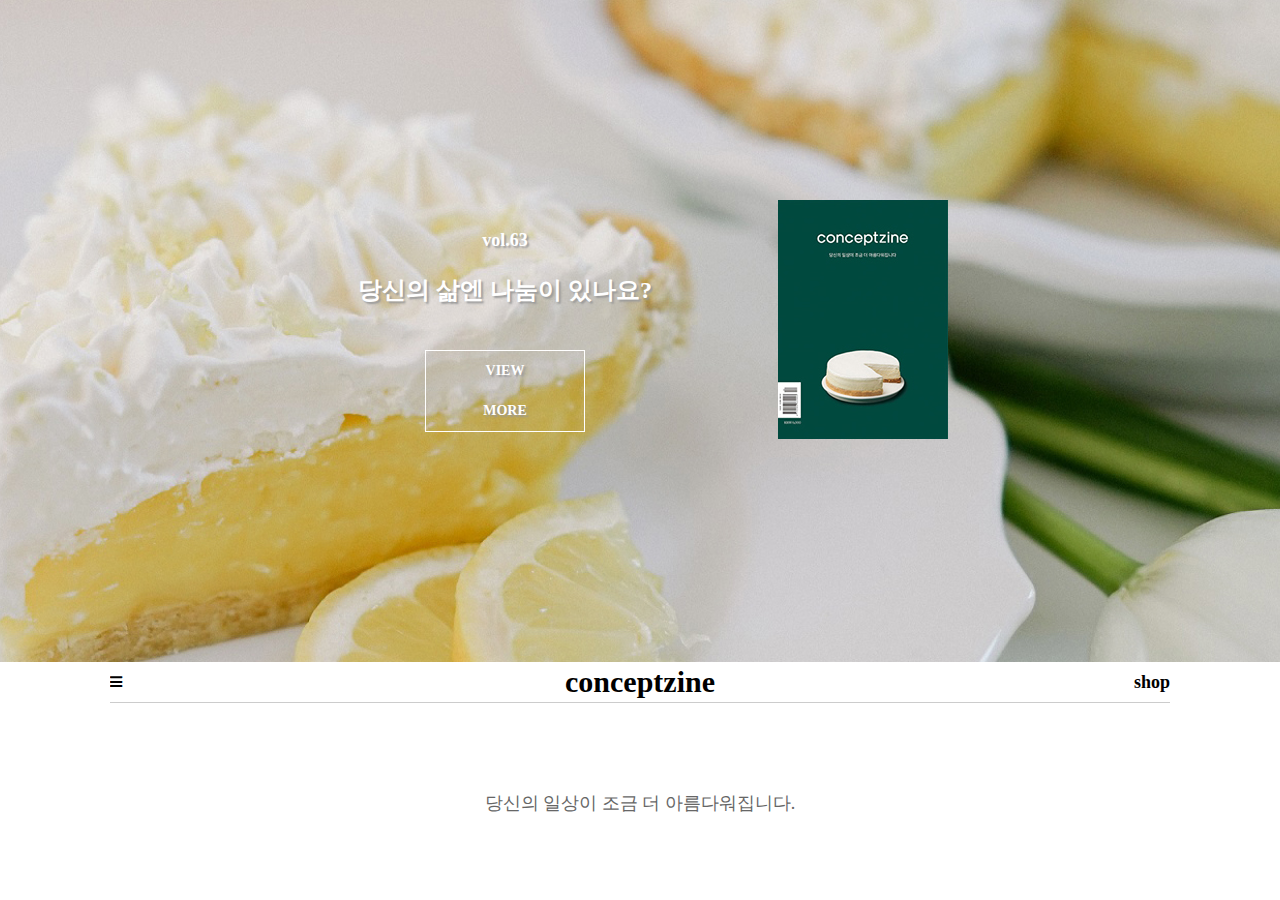
<file: index.html>
<!DOCTYPE html>
<html lang="en">

<head>
    <meta charset="UTF-8">
    <title>conceptzine</title>
    <link rel="stylesheet" href="css/all.css">
    <link rel="stylesheet" href="css/reset.css">
    <link rel="stylesheet" href="css/common.css">
    <link rel="stylesheet" href="css/conceptzine_main_style.css">

</head>

<body>
    <input type="checkbox" id="nav">
    <div class="wrap">
        <div class="nav">

            <label for="nav"><i class="fas fa-times"></i></label>

            <div class="menu About">
                <h3>About</h3>
                <ul>
                    <li><a href="conceptzine_portfolio.html">포트폴리오</a></li>
                    <li><a href="conceptzine_offlineStore.html">오프라인 판매처</a></li>
                </ul>
            </div>
            <div class="menu Story">
                <h3>Story</h3>
                <ul>
                    <li><a href="conceptzine_conceptday_main.html">컨셉데이</a></li>
                    <li><a href="conceptzine_envyHouse.html">탐나는 일상</a></li>
                </ul>
            </div>
            <div class="menu Shop">
                <h3>Shop</h3>
                <ul>
                    <li><a href="conceptzine_shop_main.html">컨셉진</a></li>
                    <li><a href="conceptzine_shop_things.html">컨셉띵스</a></li>
                </ul>
            </div>
            <div class="menu LogIn">
                <h3>Log in</h3>
                <ul>
                    <li>로그인 / 회원가입</li>
                    <li>마이페이지</li>
                </ul>
            </div>
            <div class="snsIcon">
                <a href="https://www.facebook.com/conceptzine.co.kr" target="_blank"><i class="fab fa-facebook-square"></i></a>
                <a href="https://www.instagram.com/conceptzine_official/" target="_blank"><i class="fab fa-instagram"></i></a>
                <a href="https://blog.naver.com/conceptzine_" target="_blank"><img src="img/blog.png" alt=""></a>
                <a href="https://post.naver.com/my.nhn?memberNo=33834813" target="_blank"><img src="img/post.png" alt=""></a>
            </div>
        </div>

        <div class="page">

            <div class="banner">
                <div class="artWrap">
                    <div class="article art01">
                        <h3>vol.63</h3>
                        <p>당신의 삶엔 나눔이 있나요?</p>
                        <button><a href="conceptzine_vol63_page.html">VIEW MORE</a></button>
                    </div>
                    <div class="article">
                        <img src="img/index_main/img/conceptzine63.JPG" alt="">
                    </div>
                </div>
            </div>

            <div class="hdrWrap">
                <div class="hdr">
                    <div class="menu"><label for="nav"><i class="fas fa-bars"></i></label></div>
                    <div class="logo"><a href="index.html">conceptzine</a></div>
                    <div class="shop"><a href="conceptzine_shop_main.html">shop</a></div>
                </div>
            </div>
            <div class="asideWrap">
                <div class="aside">
                    <h2>당신의 일상이 조금 더 아름다워집니다.</h2>
                </div>
            </div>

            <div class="content con01">
                <div class="section">
                    <div class="article">
                        <a href="conceptzine_conceptday_detailPage.html"><img src="img/index_main/img/concepDay.jpg" alt=""></a>
                        <h4>컨셉데이</h4>
                        <p>
                            2018.09.14<br>
                            컨셉진 러닝크루
                        </p>
                    </div>
                    <div class="article">
                        <a href="conceptzine_shop_things.html"><img src="img/index_main/img/conceptthings.jpg" alt=""></a>
                        <h4>컨셉띵스</h4>
                        <p>
                            컨셉진 전용 책장<br>
                            일상 보관함
                        </p>
                    </div>
                    <div class="article">
                        <a href="conceptzine_envyHouse.html"><img src="img/index_main/img/daily.jpg" alt=""></a>
                        <h4>탐나는 일상</h4>
                        <p>
                            재미와 편안함이 공존하는<br>
                            김민선의 집
                        </p>
                    </div>
                </div>
            </div>
            <div class="content con02">
                <div class="section">
                    <div class="articleWrap">
                        <div class="article">
                            <a href="https://blog.naver.com/conceptzine_/221412887752"><img src="img/index_main/img/editorschool.jpg" alt=""></a>
                        </div>
                        <div class="article art02">
                            <h4>에디터스쿨</h4>
                            <p>좋은 콘텐츠를 만드는<br>
                                에디터로서 갖춰야 할 능력들
                            </p>
                        </div>
                    </div>
                    <div class="articleWrap">
                        <div class="article">
                            <a href="https://blog.naver.com/conceptzine_/221402439207"><img src="img/index_main/img/lifeconcept.JPG" alt=""></a>
                        </div>
                        <div class="article art02">
                            <h4>라이프 컨셉 워크샵</h4>
                            <p>당신이 살고 싶은 삶을<br>
                                한 문장으로 설명할 수 있나요?
                            </p>
                        </div>
                    </div>
                </div>
            </div>

            <div class="footer">
                <h6>Copyrightⓒ 2019. Conceptzine All Rights Reserved.</h6>
            </div>

        </div>
    </div>
</body>


</html>
</file>
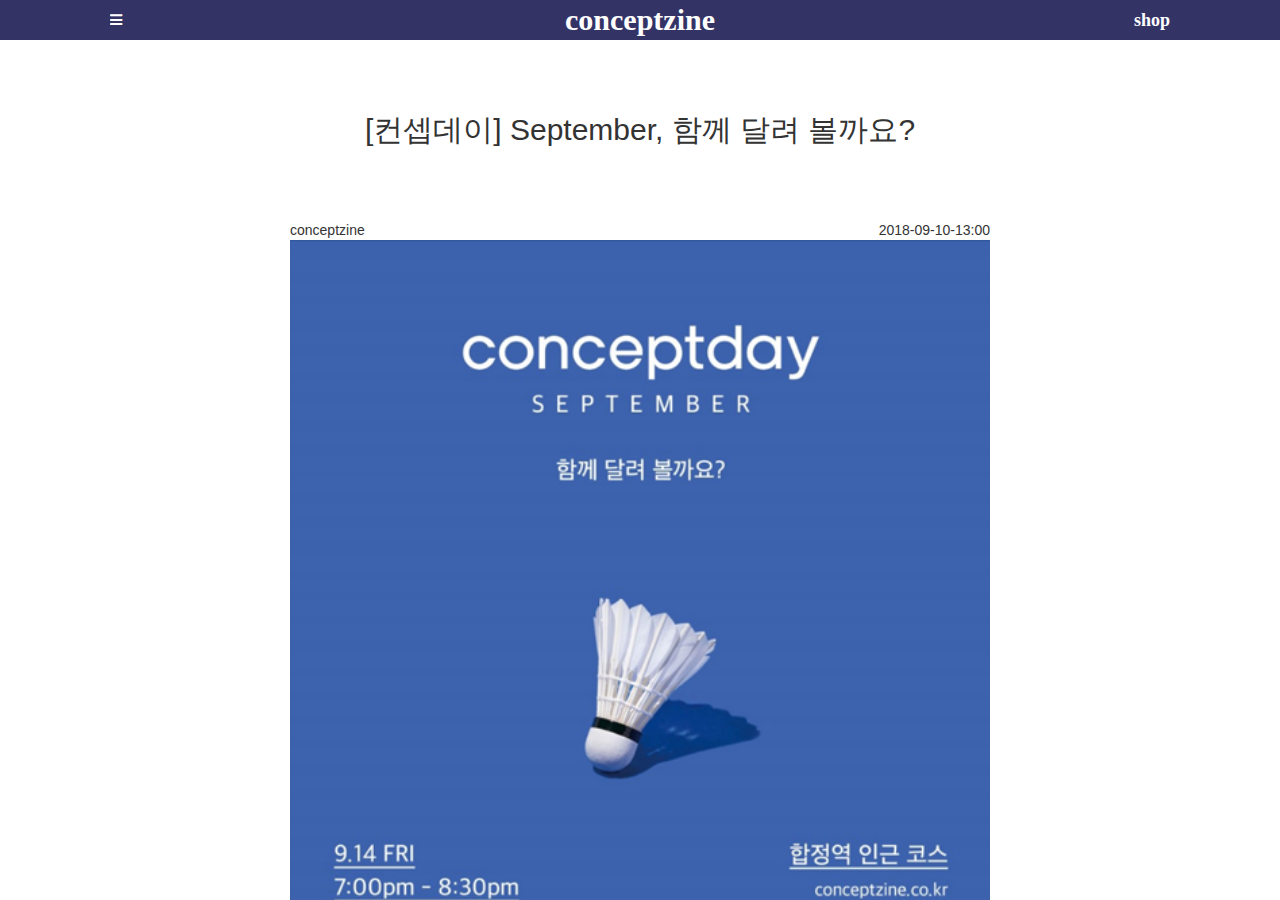
<file: conceptzine_conceptday_detailPage.html>
<!DOCTYPE html>
<html lang="en">

<head>
    <meta charset="UTF-8">

    <title>컨셉데이 September 2018</title>

    <link rel="stylesheet" href="css/all.css">
    <link rel="stylesheet" href="css/reset.css">
    <link rel="stylesheet" href="css/common.css">
    <link rel="stylesheet" href="css/conceptzine_conceptday_detailPage.css">

</head>

<body>

    <input type="checkbox" id="nav">
    <div class="wrap">
        <div class="nav">

            <label for="nav"><i class="fas fa-times"></i></label>

            <div class="menu About">
                <h3>About</h3>
                <ul>
                    <li><a href="conceptzine_portfolio.html">포트폴리오</a></li>
                    <li><a href="conceptzine_offlineStore.html">오프라인 판매처</a></li>
                </ul>
            </div>
            <div class="menu Story">
                <h3>Story</h3>
                <ul>
                    <li><a href="conceptzine_conceptday_main.html">컨셉데이</a></li>
                    <li><a href="conceptzine_envyHouse.html">탐나는 일상</a></li>
                </ul>
            </div>
            <div class="menu Shop">
                <h3>Shop</h3>
                <ul>
                    <li><a href="conceptzine_shop_main.html">컨셉진</a></li>
                    <li><a href="conceptzine_shop_things.html">컨셉띵스</a></li>
                </ul>
            </div>
            <div class="menu LogIn">
                <h3>Log in</h3>
                <ul>
                    <li>로그인 / 회원가입</li>
                    <li>마이페이지</li>
                </ul>
            </div>
            <div class="snsIcon">
                <a href="https://www.facebook.com/conceptzine.co.kr" target="_blank"><i class="fab fa-facebook-square"></i></a>
                <a href="https://www.instagram.com/conceptzine_official/" target="_blank"><i class="fab fa-instagram"></i></a>
                <a href="https://blog.naver.com/conceptzine_" target="_blank"><img src="img/blog.png" alt=""></a>
                <a href="https://post.naver.com/my.nhn?memberNo=33834813" target="_blank"><img src="img/post.png" alt=""></a>
            </div>
        </div>
        <div class="page">
            <div class="content">
                <div class="hdrWrap">
                    <div class="hdr">
                        <div class="menu"><label for="nav"><i class="fas fa-bars"></i></label></div>
                        <div class="logo"><a href="index.html">conceptzine</a></div>
                        <div class="shop"><a href="conceptzine_shop_main.html">shop</a></div>
                    </div>
                </div>
                <div class="detail">
                    <div class="header">
                        <h2>[컨셉데이] September, 함께 달려 볼까요?</h2>
                    </div>
                    <div class="section main">
                        <div class="article">
                            <div class="editor">conceptzine</div>
                            <div class="date">2018-09-10-13:00</div>
                        </div>
                        <div class="article mainImg">
                            <img src="img/conceptday/ccd_sep.png" alt="9월 컨셉데이 이미지" width="702" height="702">
                        </div>
                        <div class="article title">
                            <h3>컨셉진 러닝크루</h3>
                        </div>
                        <div class="article seg">
                            안녕하세요, 컨셉진입니다. :) 컨셉진에서는 매달 주제에 맞춰 특별한 시간을 보내는 &lt;컨셉데이&gt;를 진행하고 있어요.
                            <br>이번에는 굿러너컴퍼니와 함께 9월호 주제인 ‘운동’에 맞춰, 시원한 가을 바람을 맞으며 함께 달려보려고 합니다.
                            <br>컨셉진도 벌써 준비 운동을 하면서 컨셉데이를 기다리고 있습니다. 초보자도 같이 잘 달릴 수 있도록, 러닝 리딩은<br>
                            굿러너컴퍼니의 이윤주 대표가 함께합니다. 혼자가 아닌 '함께' 달리는 묘미를 느끼실 수 있는 이번 컨셉데이.
                        </div>
                        <div class="article segm">독자 여러분, 함께 달려볼까요?</div>


                    </div>
                </div>
                <div class="map">
                    <div class="article img">
                        <img src="img/conceptday/detailPage_map.jpg" alt="지도" width="520px" height="280px">
                    </div>
                    <div class="article seg">
                        <ul>
                            <li><b>일시</b> : 본 행사는 우천으로 인해 취소되었습니다.</li>
                            <li><b>장소</b> : 2호선 합정역 인근 코스(짐 보관을 위한 별도의 장소 안내 예정) </li>
                            <li><b>참여 인원</b> : 10명

                            </li>
                            <li><b>참가비</b> : 15,000원 (DOINMATHANG 스포츠 타월 포함.)
                            </li>
                            <li><b>러닝 코스</b> : (약 6km) 합정역(출발) - 양화대교 - 선유대교 - 양화대교 - 합정역(도착)</li>
                            <li><b>참여 방법</b> : 이름/연락처/참여 이유를 작성하여 컨셉진 카카오톡 ID (@conceptzine)로<br>9월 12일(수)까지 보내주세요. 선정되신 분께는 개별로 안내해 드리겠습니다.</li>
                        </ul>

                    </div>

                </div>
                <div class="kakaoWrap">
                    <div class="content kakao">
                        <a href="http://pf.kakao.com/_axhpbl" target="_blank"></a>
                        <div class="article img">
                            <img src="img/conceptday/logo_img.png" alt="심벌">
                        </div>
                        <div class="article seg">
                            <ul>
                                <li><b>컨셉진</b>　　당신의일상이 조금더 아름다워집니다.</li>
                                <li>[카카오톡 친구추가 링크] http://pf.kakao.com/_axhpbl /li>
                            </ul>

                        </div>
                    </div>
                </div>
                <div class="content other">
                    <div class="header">
                        <h4>현재 카테고리의 글 더보기</h4>
                    </div>
                    <div class="section other">
                        <div class="section">
                            <div class="article">
                                <div class="img">
                                    <img src="img/conceptday/ccd_may.png" alt="5월 컨셉데이 이미지" width="160" height="160">
                                </div>
                                <div class="seg">
                                    <div class="seg title">
                                        5 May
                                    </div>
                                    <div class="seg sub">
                                        아빠와 함께 기념사진
                                    </div>
                                </div>
                            </div>
                            <div class="article">
                                <div class="img">
                                    <img src="img/conceptday/ccd_apr.png" alt="4월 컨셉데이 이미지" width="160px" height="160px">
                                </div>
                                <div class="seg">
                                    <div class="seg title">
                                        4 April
                                    </div>
                                    <div class="seg sub">
                                        컨셉진과 함께 소풍가기
                                    </div>
                                </div>
                            </div>
                            <div class="article">
                                <div class="img">
                                    <img src="img/conceptday/ccd_fab.png" alt="2월 컨셉데이 이미지" width="160px" height="160px">
                                </div>
                                <div class="seg">
                                    <div class="seg title">
                                        2 February
                                    </div>
                                    <div class="seg sub">
                                        드라마 '주인공' 되어보기
                                    </div>
                                </div>
                            </div>
                            <div class="article">
                                <div class="img">
                                    <img src="img/conceptday/ccd_jan.png" alt="1월 컨셉데이 이미지" width="160px" height="160px">
                                </div>
                                <div class="seg">
                                    <div class="seg title">
                                        1 January
                                    </div>
                                    <div class="seg sub">
                                        강연회 '좋아하는 일'
                                    </div>
                                </div>
                            </div>
                            <div class="article">
                                <div class="img">
                                    <img src="img/conceptday/ccd_l_sep.png" alt="17년 9월 컨셉데이 이미지" width="160px" height="160px">
                                </div>
                                <div class="seg">
                                    <div class="seg title">
                                        9 September
                                    </div>
                                    <div class="seg sub">
                                        함께 '티 코스터' 만들기
                                    </div>
                                </div>
                            </div>
                            <div class="article">
                                <div class="img"><img src="img/conceptday/ccd_l_aug.png" alt="17년 8월 컨셉데이 이미지" width="160px" height="160px"></div>
                                <div class="seg">
                                    <div class="seg title">
                                        8 Agust
                                    </div>
                                    <div class="seg sub">
                                        긴 '쉬는시간' 즐기기
                                    </div>
                                </div>
                            </div>
                        </div>
                    </div>
                </div>
            </div>
            <div class="footer">
                <h6>Copyrightⓒ 2019. Conceptzine All Rights Reserved.</h6>
            </div>
        </div>

</body>

</html>
</file>
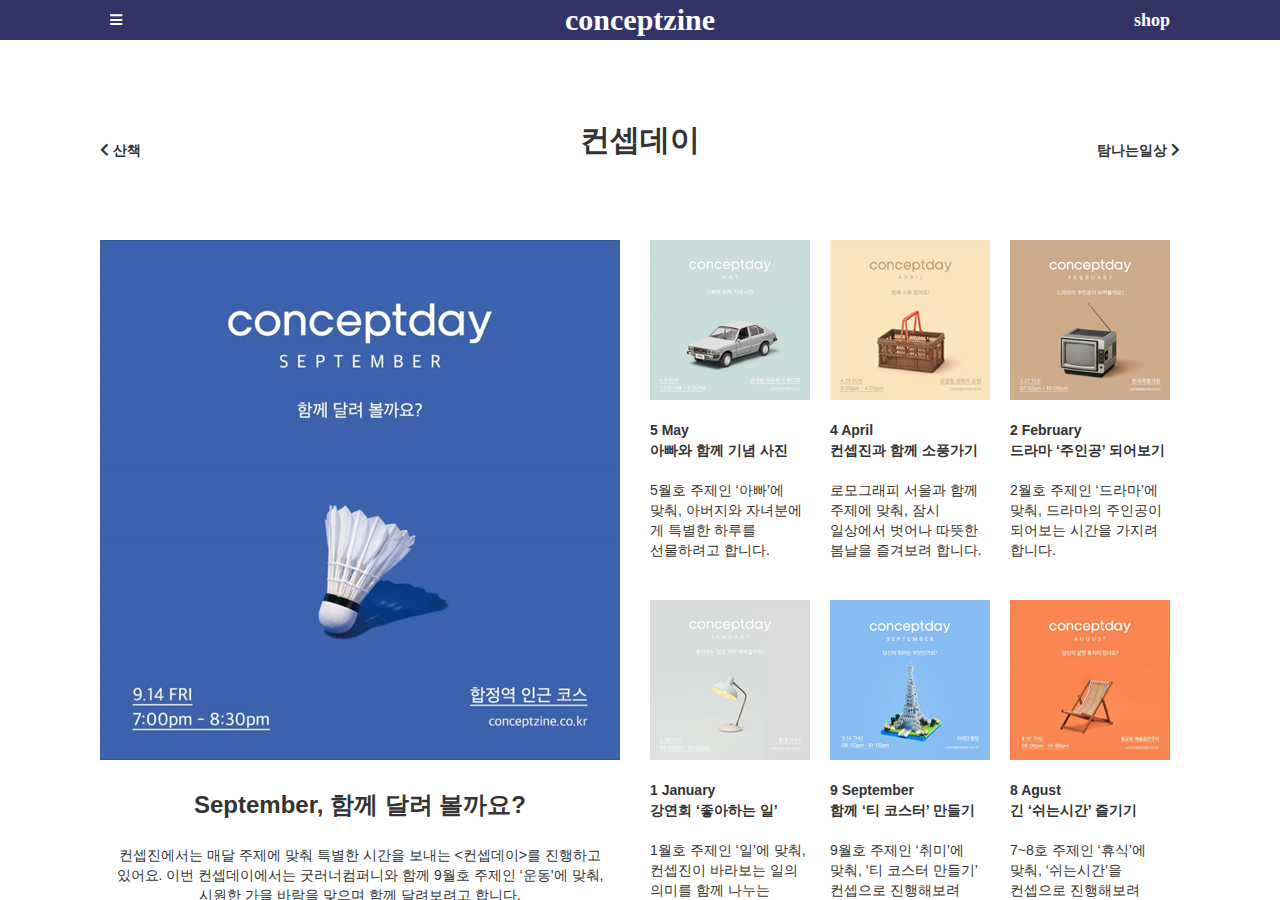
<file: conceptzine_conceptday_main.html>
<!DOCTYPE html>
<html lang="en">

<head>
    <meta charset="UTF-8">

    <title>컨셉데이</title>
    <link rel="stylesheet" href="css/all.css">
    <link rel="stylesheet" href="css/reset.css">
    <link rel="stylesheet" href="css/common.css">
    <link rel="stylesheet" href="css/conceptzine_conceptday_main.css">
</head>

<body>
    <input type="checkbox" id="nav">
    <div class="wrap">
        <div class="nav">
            <label for="nav"><i class="fas fa-times"></i></label>
            <div class="menu About">
                <h3>About</h3>
                <ul>
                    <li><a href="conceptzine_portfolio.html">포트폴리오</a></li>
                    <li><a href="conceptzine_offlineStore.html">오프라인 판매처</a></li>
                </ul>
            </div>
            <div class="menu Story">
                <h3>Story</h3>
                <ul>
                    <li><a href="conceptzine_conceptday_main.html">컨셉데이</a></li>
                    <li><a href="conceptzine_envyHouse.html">탐나는 일상</a></li>
                </ul>
            </div>
            <div class="menu Shop">
                <h3>Shop</h3>
                <ul>
                    <li><a href="conceptzine_shop_main.html">컨셉진</a></li>
                    <li><a href="conceptzine_shop_things.html">컨셉띵스</a></li>
                </ul>
            </div>
            <div class="menu LogIn">
                <h3>Log in</h3>
                <ul>
                    <li>로그인 / 회원가입</li>
                    <li>마이페이지</li>
                </ul>
            </div>
            <div class="snsIcon">
                <a href="https://www.facebook.com/conceptzine.co.kr" target="_blank"><i class="fab fa-facebook-square"></i></a>
                <a href="https://www.instagram.com/conceptzine_official/" target="_blank"><i class="fab fa-instagram"></i></a>
                <a href="https://blog.naver.com/conceptzine_" target="_blank"><img src="img/blog.png" alt=""></a>
                <a href="https://post.naver.com/my.nhn?memberNo=33834813" target="_blank"><img src="img/post.png" alt=""></a>
            </div>
        </div>
        <div class="page">
            <div class="content">
                <div class="hdrWrap">
                    <div class="hdr">
                        <div class="menu"><label for="nav"><i class="fas fa-bars"></i></label></div>
                        <div class="logo"><a href="index.html">conceptzine</a></div>
                        <div class="shop"><a href="conceptzine_shop_main.html">shop</a></div>
                    </div>
                </div>
                <div class="titleWrap">
                    <div class="title">
                        <h2>컨셉데이</h2>
                        <div class="navWrap">
                            <div class="left"><i class="fas fa-chevron-left"> 산책</i></div>
                            <div class="right"><a href="conceptzine_envyHouse.html">탐나는일상 <i class="fas fa-chevron-right"></i></a></div>
                        </div>
                    </div>
                </div>
                <div class="section">

                    <!--left side-->
                    <div class="leftArea">
                        <div class="artWrap main">
                            <div class="image">
                                <a href="conceptzine_conceptday_detailPage.html"><img src="img/conceptday/ccd_sep.png" alt="9월 컨셉데이 이미지"></a>
                            </div>


                            <h3>September, 함께 달려 볼까요?</h3>
                            <p>
                                컨셉진에서는 매달 주제에 맞춰 특별한 시간을 보내는 &lt;컨셉데이&gt;를 진행하고<br> 있어요. 이번 컨셉데이에서는 굿러너컴퍼니와 함께 9월호 주제인 ‘운동’에 맞춰,<br> 시원한 가을 바람을 맞으며 함께 달려보려고 합니다.
                            </p>
                        </div>
                        <div class="artWrap more">
                            <a href="conceptzine_conceptday_detailPage.html">VIEW MORE</a>
                        </div>
                    </div>

                    <!--right side-->
                    <div class="rightArea">
                        <div class="artWrap">
                            <div class="article">
                                <div class="images">
                                    <a href=""><img src="img/conceptday/ccd_may.png" alt="5월 컨셉데이 이미지"></a>
                                </div>
                                <h4>5 May</h4>
                                <h5>아빠와 함께 기념 사진</h5>
                                <p>
                                    5월호 주제인 ‘아빠’에<br> 맞춰, 아버지와 자녀분에<br>게 특별한 하루를 <br>선물하려고 합니다.
                                </p>
                            </div>
                            <div class="article">
                                <div class="images">
                                    <a href=""><img src="img/conceptday/ccd_apr.png" alt="4월 컨셉데이 이미지"></a>
                                </div>

                                <h4>4 April</h4>
                                <h5>컨셉진과 함께 소풍가기</h5>
                                <p>
                                    로모그래피 서울과 함께<br>주제에 맞춰, 잠시<br>일상에서 벗어나 따뜻한<br>봄날을 즐겨보려 합니다.
                                </p>
                            </div>
                            <div class="article">
                                <div class="images">
                                    <a href=""><img src="img/conceptday/ccd_fab.png" alt="2월 컨셉데이 이미지"></a>
                                </div>
                                <h4>2 February</h4>
                                <h5>드라마 ‘주인공’ 되어보기</h5>
                                <p>
                                    2월호 주제인 ‘드라마’에<br>맞춰, 드라마의 주인공이<br>되어보는 시간을 가지려<br>합니다.
                                </p>
                            </div>
                            <div class="article">
                                <div class="images"><a href=""><img src="img/conceptday/ccd_jan.png" alt="1월 컨셉데이 이미지"></a>
                                </div>

                                <h4>1 January</h4>
                                <h5>강연회 ‘좋아하는 일’</h5>
                                <p>
                                    1월호 주제인 ‘일’에 맞춰,<br>컨셉진이 바라보는 일의<br>의미를 함께 나누는<br>강연회를 가지려 합니다.
                                </p>
                            </div>
                            <div class="article">
                                <div class="images">
                                    <a href=""><img src="img/conceptday/ccd_l_sep.png" alt="9월 컨셉데이 이미지"></a>
                                </div>

                                <h4>9 September </h4>
                                <h5>함께 ‘티 코스터’ 만들기</h5>
                                <p>
                                    9월호 주제인 ‘취미’에<br>맞춰, ‘티 코스터 만들기’<br>컨셉으로 진행해보려<br>합니다.
                                </p>
                            </div>
                            <div class="article">
                                <div class="images">
                                    <a href=""><img src="img/conceptday/ccd_l_aug.png" alt="8월 컨셉데이 이미지"></a>
                                </div>
                                <h4>8 Agust</h4>
                                <h5>긴 ‘쉬는시간’ 즐기기</h5>
                                <p>
                                    7~8호 주제인 ‘휴식’에<br>맞춰, ‘쉬는시간’을<br>컨셉으로 진행해보려<br>합니다.
                                </p>
                            </div>
                        </div>

                        <div class="artWrap more">
                            <ul>
                                <li><a href="">1</a></li>
                                <li>2</li>
                                <li>3</li>
                                <li>4</li>
                                <li>5</li>
                            </ul>
                        </div>
                    </div>
                </div>
            </div>
            <div class="footer">
                <h6>Copyrightⓒ 2019. Conceptzine All Rights Reserved.</h6>
            </div>
        </div>

    </div>









</body>

</html>
</file>
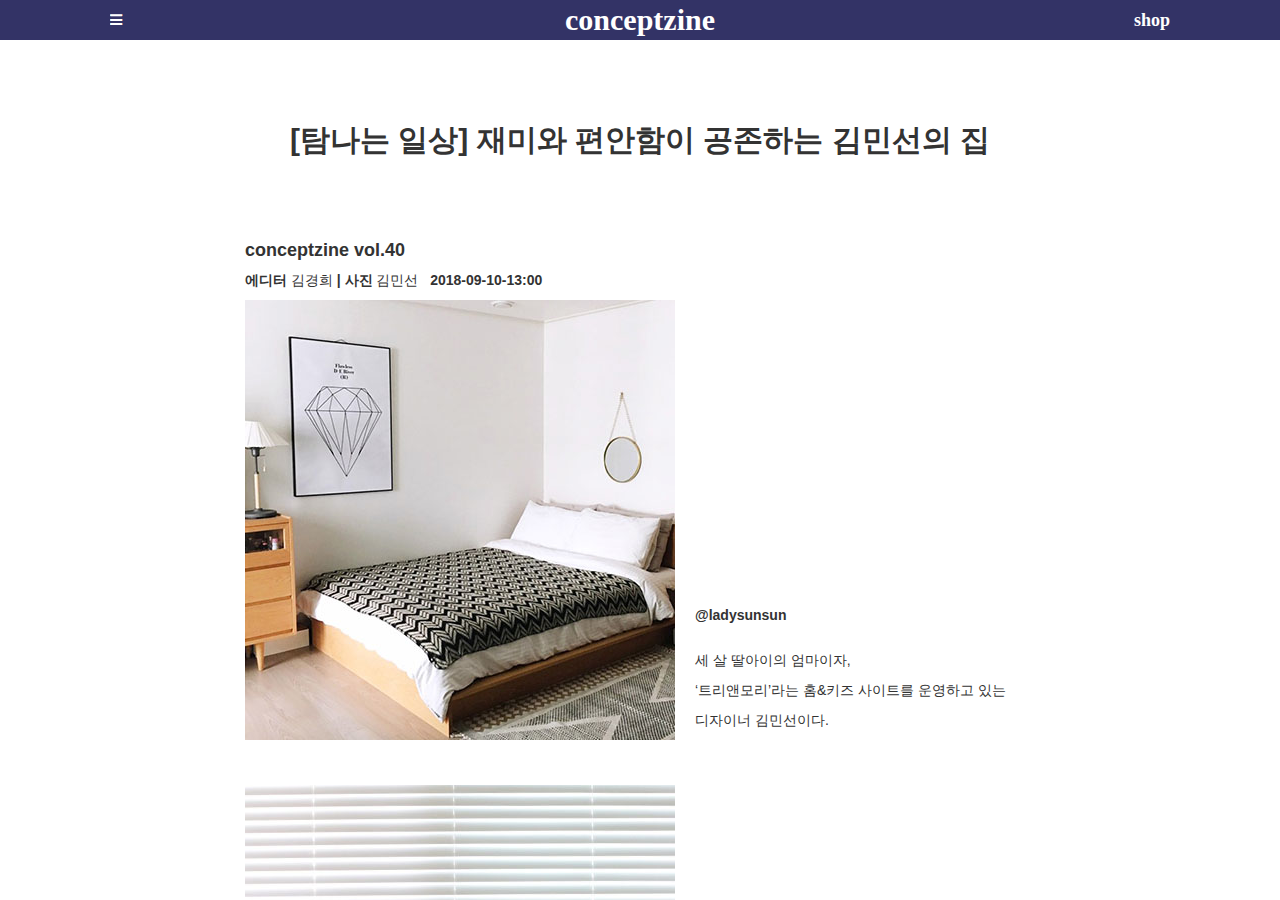
<file: conceptzine_envyHouse.html>
<!DOCTYPE html>
<html lang="ko">

<head>
    <meta charset="UTF-8">

    <title>탐나는 일상</title>

    <link rel="stylesheet" href="css/all.css">
    <link rel="stylesheet" href="css/reset.css">
    <link rel="stylesheet" href="css/common.css">
    <link rel="stylesheet" href="css/conceptzine_envyHouse_style.css">

</head>

<body>

    <input type="checkbox" id="nav">
    <div class="wrap">
        <div class="nav">
            <label for="nav"><i class="fas fa-times"></i></label>
            <div class="menu About">
                <h3>About</h3>
                <ul>
                    <li><a href="conceptzine_portfolio.html">포트폴리오</a></li>
                    <li><a href="conceptzine_offlineStore.html">오프라인 판매처</a></li>
                </ul>
            </div>
            <div class="menu Story">
                <h3>Story</h3>
                <ul>
                    <li><a href="conceptzine_conceptday_main.html">컨셉데이</a></li>
                    <li><a href="conceptzine_envyHouse.html">탐나는 일상</a></li>
                </ul>
            </div>
            <div class="menu Shop">
                <h3>Shop</h3>
                <ul>
                    <li><a href="conceptzine_shop_main.html">컨셉진</a></li>
                    <li><a href="conceptzine_shop_things.html">컨셉띵스</a></li>
                </ul>
            </div>
            <div class="menu LogIn">
                <h3>Log in</h3>
                <ul>
                    <li>로그인 / 회원가입</li>
                    <li>마이페이지</li>
                </ul>
            </div>
            <div class="snsIcon">
                <a href="https://www.facebook.com/conceptzine.co.kr" target="_blank"><i class="fab fa-facebook-square"></i></a>
                <a href="https://www.instagram.com/conceptzine_official/" target="_blank"><i class="fab fa-instagram"></i></a>
                <a href="https://blog.naver.com/conceptzine_" target="_blank"><img src="img/blog.png" alt=""></a>
                <a href="https://post.naver.com/my.nhn?memberNo=33834813" target="_blank"><img src="img/post.png" alt=""></a>
            </div>
        </div>
        <div class="page">
            <div class="hdrWrap">
                <div class="hdr">
                    <div class="menu"><label for="nav"><i class="fas fa-bars"></i></label></div>
                    <div class="logo"><a href="index.html">conceptzine</a></div>
                    <div class="shop"><a href="conceptzine_shop_main.html">shop</a></div>
                </div>
            </div>
            <div class="content">
                <div class="header">
                    <h2>[탐나는 일상] 재미와 편안함이 공존하는 김민선의 집</h2>
                </div>
                <div class="section main">
                    <ul class="editor">
                        <li>conceptzine vol.40</li>
                        <p><b>에디터</b> 김경희 <b>|</b> <b>사진</b> 김민선 &nbsp;&nbsp;<b>2018-09-10-13:00</b></p>
                    </ul>
                    <div class="leftPic">
                        <div class="pic">
                            <img src="img/dailylife/kms01.jpg" alt="김민선의 집01">
                        </div>
                        <div class="txt">
                            <h3>@ladysunsun </h3>
                            <p>
                                세 살 딸아이의 엄마이자,<br>
                                ‘트리앤모리’라는 홈&키즈 사이트를 운영하고 있는<br>디자이너 김민선이다.
                            </p>
                        </div>
                    </div>
                    <div class="leftPic">
                        <div class="pic">
                            <img src="img/dailylife/kms02.jpg" alt="김민선의 집02">
                        </div>
                        <div class="txt">
                            <h3>인테리어 컨셉</h3>
                            <p>
                                특별한 컨셉 없이 그저 내가 좋아하는 소품과 좋아하는<br>
                                스타일로 채우다 보니 지금의 집이 되었다. 한 가지<br>
                                고수하고자 한 부분이 있다면, ‘편안함’과 ‘재미’다.<br>
                                인생의 대부분을 보내는 공간이기에 어른에게는<br>
                                편안함을, 아이에게는 재미를 주었으면 했다. 그래서<br>
                                가구 배치와 소품을 자주 바꾸어 변화를 주는 편이다.
                            </p>
                        </div>
                    </div>
                    <div class="twinPic">
                        <div class="pic p1">
                            <img src="img/dailylife/kms03.jpg" alt="김민선의 집03">
                        </div>
                        <div class="pic p2">
                            <img src="img/dailylife/kms04.jpg" alt="김민선의 집04">
                        </div>
                    </div>
                    <div class="leftPic">
                        <div class="pic">
                            <img src="img/dailylife/kms05.jpg" alt="김민선의 집05">
                        </div>
                        <div class="txt">
                            <h3>가장 마음에 드는 공간</h3>
                            <p>
                                침실을 가장 좋아한다. 하루를 마무리하며 아늑한<br>
                                조명을 켜고 침대에 기대어 아이에게 책을 읽어줄 때면,<br>
                                세상 무엇과도 바꿀 수 없는 평화로운 기분이 든다.<br>
                                그리고 침실에 붙어있는 작은 베란다도 좋아한다. 작은<br>
                                테이블과 화분들로 채워 가끔 차를 마시며, 책을 읽는<br>
                                나만의 아지트로 사용 중이다.
                            </p>
                        </div>
                    </div>
                    <div class="leftPic">
                        <div class="pic">
                            <img src="img/dailylife/kms06.jpg" alt="김민선의 집06">
                        </div>
                        <div class="txt">
                            <h3>인테리어에서 가장 중요한 부분</h3>
                            <p>
                                실용성과 편안함이다. 단순히 눈만 즐거운 것이 아니라<br>
                                생활하는 데 있어 편리함도 갖춰야 한다고 생각한다.<br>
                                예를 들면, 언제나 리모콘이 내 손 가까이에 있는 것<br>
                                같은…. 또한, 여행을 다녀오면 ‘아, 집이 최고다’ 하고<br>
                                느끼는 것처럼 빨리 돌아오고 싶은 곳을 만드는 것이<br>
                                중요하다고 생각한다.
                            </p>
                        </div>
                    </div>
                    <div class="twinPic">
                        <div class="pic p1">
                            <img src="img/dailylife/kms07.jpg" alt="김민선의 집07">
                        </div>
                        <div class="pic p2">
                            <img src="img/dailylife/kms08.jpg" alt="김민선의 집08">
                        </div>
                    </div>
                </div>
                <div class="banner">
                    <div class="bnrWrap">
                        <h4>컨셉진은 지루한 일상에 영감을 주기 위한 라이프스타일 매거진입니다.</h4>
                        <p>
                            우리의 삶은 영화처럼 화려하거나, 대단한 일들로 이루어져 있지 않습니다.
                            그래서 우리는 커피를 마시고, 가까운 여행을 가는 그런 소박하고
                            일상적인 것의 가치를 발견하고 그 안에서 작은 노력으로
                            더 아름다운 일상을 보내는 방법들에 관해 이야기해보려 합니다.
                        </p>
                    </div>
                </div>
                <div class="other">
                    <h4>현재 카테고리의 글 더보기</h4>
                    <div class="articleWrap">
                        <div class="article">
                            <div class="img">
                                <img src="img/dailylife/other01.jpg" alt="주현미의 단아한 집" width="160" height="160">
                            </div>
                            <div class="seg">
                                <p>
                                    인테리어디자이너,<br>주현미의 단아한 집
                                </p>
                            </div>
                        </div>
                        <div class="article">
                            <div class="img">
                                <img src="img/dailylife/other02.jpg" alt="이효은의 집과 작업실" width="160" height="160">
                            </div>
                            <div class="seg">
                                <p>
                                    문구브랜드 디자이너,<br>이효은의 집과 작업실
                                </p>
                            </div>
                        </div>
                        <div class="article">
                            <div class="img">
                                <img src="img/dailylife/other03.jpg" alt="감성열쇠의달집" width="160" height="160">
                            </div>
                            <div class="seg">
                                <p>
                                    주인을 닮은 집,<br>감성열쇠의달집
                                </p>
                            </div>
                        </div>
                        <div class="article">
                            <div class="img">
                                <img src="img/dailylife/other04.jpg" alt="김성진의 집" width="160" height="160">
                            </div>
                            <div class="seg">
                                <p>
                                    스토리를담아 알차게<br>꾸민 김성진의 집
                                </p>
                            </div>
                        </div>
                        <div class="article">
                            <div class="img">
                                <img src="img/dailylife/other05.jpg" alt="지효진의 집" width="160" height="160">
                            </div>
                            <div class="seg">
                                <p>
                                    살고 싶은 집을 직접 <br>만들어가는 지효진의 집
                                </p>
                            </div>
                        </div>
                        <div class="article">
                            <div class="img">
                                <img src="img/dailylife/other06.jpg" alt="주부 성유리의 하루" width="160" height="160">
                            </div>
                            <div class="seg">
                                <p>
                                    일상에서소소한 즐거움을<br>찾는 주부성유리의 하루
                                </p>
                            </div>
                        </div>

                    </div>
                </div>
                <div class="walkWrap">
                    <div class="walk">
                        <div class="hdr">
                            <h3>[방배동 산책] ‘거닐기 좋은 방배동한 바퀴.’ </h3>
                            <p>
                                “얼그레이 한 잔 주세요.” 홍차에 문외한인 내가 홍차를 주문할 때, 유일하게 뱉을 수 있는 말이다. 그런데 티에리스에서 마신 차 이름은 ‘다즐링<br>
                                퍼스트플러시 캐슬턴 다원 문라이트 그레이스’. 놀랍지만 메뉴 이름이다. 지금 시기에 가장 품질이 좋은 홍차라 했다...
                            </p>
                        </div>
                        <div class="section">
                            <div class="img"><img src="img/dailylife/walk01.jpg" alt="방배동 산책"></div>
                            <p>기사보기 &gt;</p>
                        </div>
                    </div>
                    <div class="walk">
                        <div class="hdr">
                            <h3>[논현동 산책] ‘정성 들여 지켜온 공간들’ </h3>
                            <p>
                                자취를 하고부터 가구에 눈이 가기 시작했다. 어디를 가나 의자나 선반을 쓱 만져보는 버릇이 생겼을 정도다. 여태 집에 들여놓은 가구의 소재는
                                <br>목재와 플라스틱뿐, 철이라 하면 왠지 차갑고 딱딱하게만 느껴져 늘 선택의 대상에서 제외하곤 했다. 하지만 이곳을 둘러본 순간 ...
                            </p>
                        </div>
                        <div class="section">
                            <div class="img"><img src="img/dailylife/walk02.jpg" alt="논현동 산책"></div>
                            <p>기사보기 &gt;</p>
                        </div>
                    </div>
                    <div class="walk">
                        <div class="hdr">
                            <h3>[안국역 산책] ‘비 오는 날, 안국역 주변 거닐기.’ </h3>
                            <p>
                                원예가 박기철은 깊숙한 공간 안에서 나왔다. 그때만 해도 비는 조금씩 오고 있었다. “이 공간은 빛이 들어올 때 가장 예뻐요. 오늘은 비가 와서 좀
                                <br>아쉽네요.” 그는 식물에 앞서 공간에 관한 애정을 밝히며 입을 열었다. “여긴 8~9년 전부터 알고 있었어요. 산책할 때마다 이곳이 나의 ...
                            </p>
                        </div>
                        <div class="section">
                            <div class="img"><img src="img/dailylife/walk03.jpg" alt="안국역 산책"></div>
                            <p>기사보기 &gt;</p>
                        </div>
                    </div>
                </div>
            </div>
            <div class="footer">
                <h6>Copyrightⓒ 2019. Conceptzine All Rights Reserved.</h6>
            </div>
        </div>
    </div>

</body>

</html>
</file>
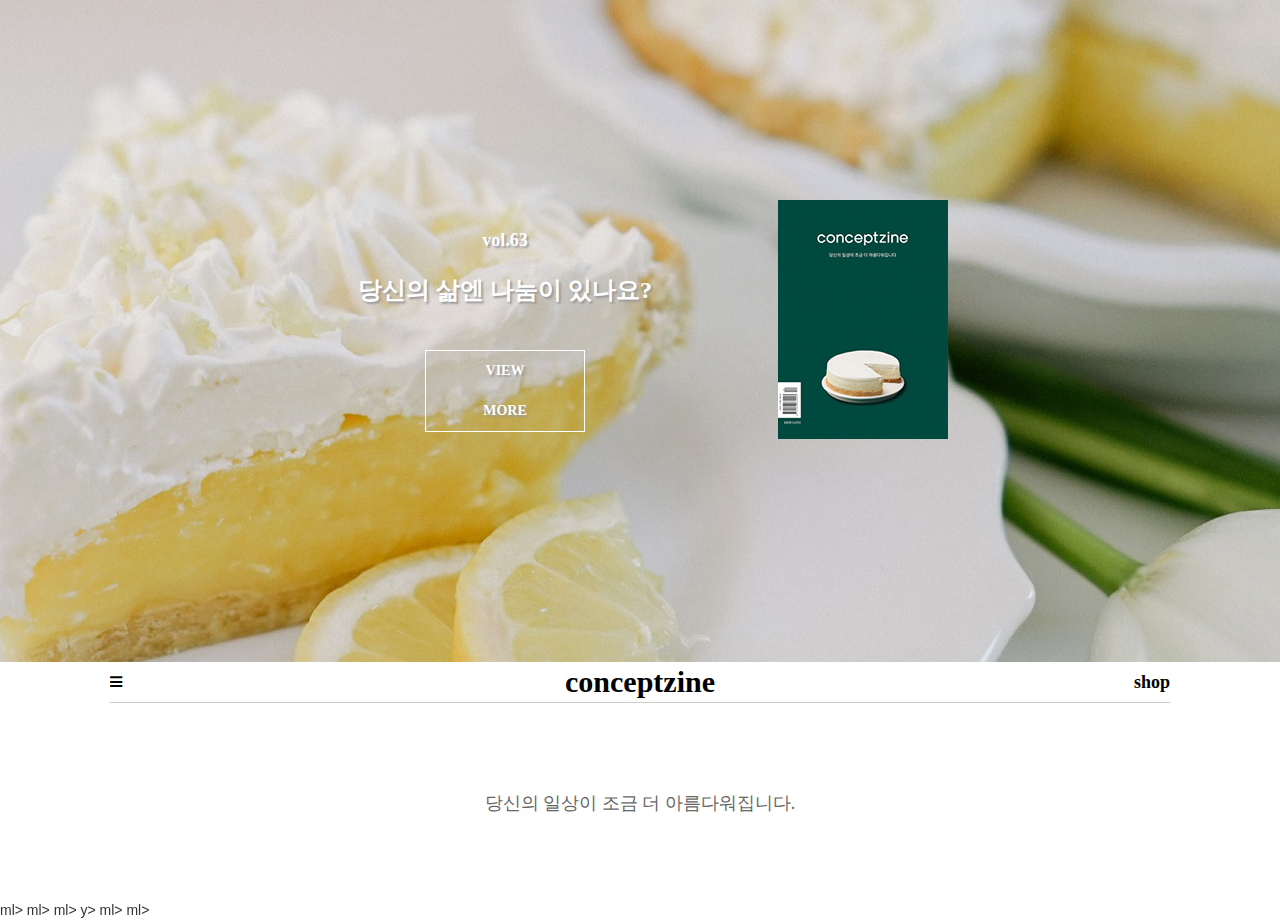
<file: conceptzine_main.html>
<!DOCTYPE html>
<html lang="en">

<head>
    <meta charset="UTF-8">

    <title>conceptzine</title>
    <link rel="stylesheet" href="css/all.css">
    <link rel="stylesheet" href="css/reset.css">
    <link rel="stylesheet" href="css/common.css">
    <link rel="stylesheet" href="css/conceptzine_main_style.css">

</head>

<body>
    <input type="checkbox" id="nav">
    <div class="wrap">
        <div class="nav">

            <label for="nav"><i class="fas fa-times"></i></label>

            <div class="menu About">
                <h3>About</h3>
                <ul>
                    <li><a href="conceptzine_portfolio.html">포트폴리오</a></li>
                    <li><a href="conceptzine_offlineStore.html">오프라인 판매처</a></li>
                </ul>
            </div>
            <div class="menu Story">
                <h3>Story</h3>
                <ul>
                    <li><a href="conceptzine_conceptday_main.html">컨셉데이</a></li>
                    <a href="conceptzine_envyHouse.html"><li>탐나는 일상</li></a>
                </ul>
            </div>
            <div class="menu Shop">
                <h3>Shop</h3>
                <ul>
                    <li><a href="conceptzine_shop_main.html">컨셉진</a></li>
                    <li><a href="conceptzine_shop_things.html">컨셉띵스</a></li>
                </ul>
            </div>
            <div class="menu LogIn">
                <h3>Log in</h3>
                <ul>
                    <li>로그인 / 회원가입</li>
                    <li>마이페이지</li>
                </ul>
            </div>
            <div class="snsIcon">
                <a href="https://www.facebook.com/conceptzine.co.kr" target="_blank"><i class="fab fa-facebook-square"></i></a>
                <a href="https://www.instagram.com/conceptzine_official/" target="_blank"><i class="fab fa-instagram"></i></a>
                <a href="https://blog.naver.com/conceptzine_" target="_blank"><img src="img/blog.png" alt=""></a>
                <a href="https://post.naver.com/my.nhn?memberNo=33834813" target="_blank"><img src="img/post.png" alt=""></a>
            </div>
        </div>

        <div class="page">

            <div class="banner">
                <div class="artWrap">
                    <div class="article art01">
                        <h3>vol.63</h3>
                        <p>당신의 삶엔 나눔이 있나요?</p>
                        <button><a href="conceptzine_vol63_page.html">VIEW MORE</a></button>
                    </div>
                    <div class="article">
                        <img src="img/index_main/img/conceptzine63.JPG" alt="">
                    </div>
                </div>
            </div>

            <div class="hdrWrap">
                <div class="hdr">
                    <div class="menu"><label for="nav"><i class="fas fa-bars"></i></label></div>
                    <div class="logo"><a href="conceptzine_main.html">conceptzine</a></div>
                    <div class="shop"><a href="conceptzine_shop_main.html">shop</a></div>
                </div>
            </div>
            <div class="asideWrap">
                <div class="aside">
                    <h2>당신의 일상이 조금 더 아름다워집니다.</h2>
                </div>
            </div>

            <div class="content con01">
                <div class="section">
                    <div class="article">
                        <a href="conceptzine_conceptday_detailPage.html"><img src="img/index_main/img/concepDay.jpg" alt=""></a>
                        <h4>컨셉데이</h4>
                        <p>
                            2018.09.14<br>
                            컨셉진 러닝크루
                        </p>
                    </div>
                    <div class="article">
                        <a href="conceptzine_shop_things.html"><img src="img/index_main/img/conceptthings.jpg" alt=""></a>
                        <h4>컨셉띵스</h4>
                        <p>
                            컨셉진 전용 책장<br>
                            일상 보관함
                        </p>
                    </div>
                    <div class="article">
                        <img src="img/index_main/img/daily.jpg" alt="">
                        <h4>탐나는 일상</h4>
                        <p>
                            재미와 편안함이 공존하는<br>
                            김민선의 집
                        </p>
                    </div>
                </div>
            </div>
            <div class="content con02">
                <div class="section">
                    <div class="articleWrap">
                        <div class="article">
                            <a href="https://blog.naver.com/conceptzine_/221412887752"><img src="img/index_main/img/editorschool.jpg" alt=""></a>
                        </div>
                        <div class="article art02">
                            <h4>에디터스쿨</h4>
                            <p>좋은 콘텐츠를 만드는<br>
                                에디터로서 갖춰야 할 능력들
                            </p>
                        </div>
                    </div>
                    <div class="articleWrap">
                        <div class="article">
                            <a href="https://blog.naver.com/conceptzine_/221402439207"><img src="img/index_main/img/lifeconcept.JPG" alt=""></a>
                        </div>
                        <div class="article art02">
                            <h4>라이프 컨셉 워크샵</h4>
                            <p>당신이 살고 싶은 삶을<br>
                                한 문장으로 설명할 수 있나요?
                            </p>
                        </div>
                    </div>
                </div>
            </div>

            <div class="footerWrap">
                <div class="footer">
                    <h6>Copyrightⓒ 2019. Conceptzine All Rights Reserved.</h6>
                </div>
            </div>
        </div>
    </div>
</body>

</html>
ml>
ml>
ml>
y>

</html>
ml>
ml>
</file>
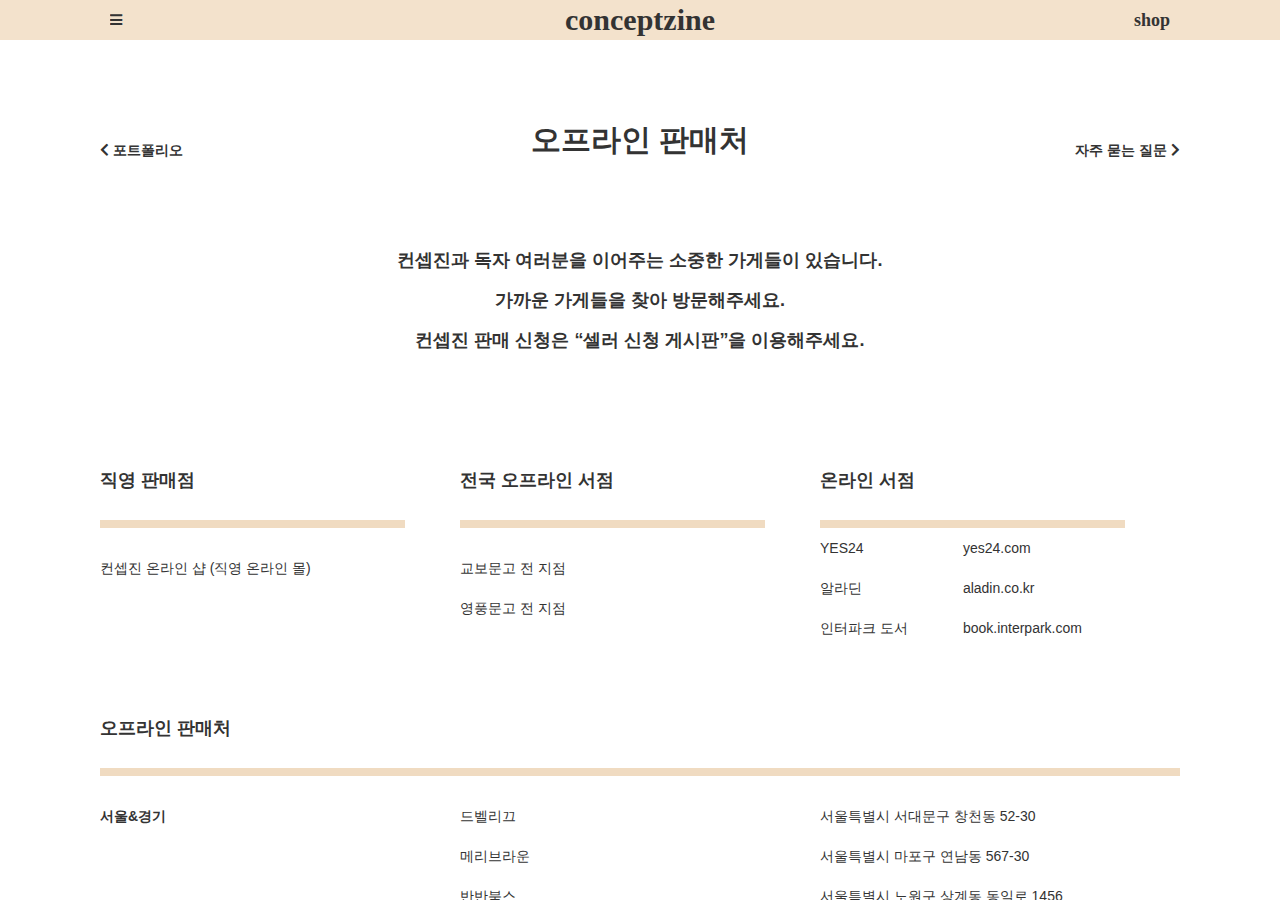
<file: conceptzine_offlineStore.html>
<!DOCTYPE html>
<html lang="en">

<head>
    <meta charset="UTF-8">

    <title>오프라인 판매처</title>
    <link rel="stylesheet" href="css/all.css">
    <link rel="stylesheet" href="css/reset.css">
    <link rel="stylesheet" href="css/common.css">
    <link rel="stylesheet" href="css/conceptzine_offlineStore_style.css">

</head>

<body>
    <input type="checkbox" id="nav">
    <div class="wrap">
        <div class="nav">

            <label for="nav"><i class="fas fa-times"></i></label>

            <div class="menu About">
                <h3>About</h3>
                <ul>
                    <li><a href="conceptzine_portfolio.html">포트폴리오</a></li>
                    <li><a href="conceptzine_offlineStore.html">오프라인 판매처</a></li>
                </ul>
            </div>
            <div class="menu Story">
                <h3>Story</h3>
                <ul>
                    <li><a href="conceptzine_conceptday_main.html">컨셉데이</a></li>
                    <li><a href="conceptzine_envyHouse.html">탐나는 일상</a></li>
                </ul>
            </div>
            <div class="menu Shop">
                <h3>Shop</h3>
                <ul>
                    <li><a href="conceptzine_shop_main.html">컨셉진</a></li>
                    <li><a href="conceptzine_shop_things.html">컨셉띵스</a></li>
                </ul>
            </div>
            <div class="menu LogIn">
                <h3>Log in</h3>
                <ul>
                    <li>로그인 / 회원가입</li>
                    <li>마이페이지</li>
                </ul>
            </div>
            <div class="snsIcon">
                <a href="https://www.facebook.com/conceptzine.co.kr" target="_blank"><i class="fab fa-facebook-square"></i></a>
                <a href="https://www.instagram.com/conceptzine_official/" target="_blank"><i class="fab fa-instagram"></i></a>
                <a href="https://blog.naver.com/conceptzine_" target="_blank"><img src="img/blog.png" alt=""></a>
                <a href="https://post.naver.com/my.nhn?memberNo=33834813" target="_blank"><img src="img/post.png" alt=""></a>
            </div>
        </div>

        <div class="page">


            <div class="hdrWrap">
                <div class="hdr">
                    <div class="menu"><label for="nav"><i class="fas fa-bars"></i></label></div>
                    <div class="logo"><a href="index.html">conceptzine</a></div>
                    <div class="shop"><a href="conceptzine_shop_main.html">shop</a></div>
                </div>
            </div>

            <div class="titleWrap">
                <div class="titleWrap">
                    <div class="title">
                        <h2>오프라인 판매처</h2>
                        <div class="navWrap">
                            <div class="sub left"><br><a href="conceptzine_portfolio.html"><i class="fas fa-chevron-left"></i> 포트폴리오 </a></div>
                            <div class="sub right"><br>자주 묻는 질문 <i class="fas fa-chevron-right"></i></div>
                        </div>
                    </div>
                </div>
            </div>

            <div class="asideWrap">
                <div class="aside">
                    <h2>컨셉진과 독자 여러분을 이어주는 소중한 가게들이 있습니다.<br>
                        가까운 가게들을 찾아 방문해주세요.<br>
                        컨셉진 판매 신청은 “셀러 신청 게시판”을 이용해주세요.
                    </h2>
                </div>
            </div>

            <div class="content">
                <div class="section sec01">
                    <div class="article">
                        <h3>직영 판매점</h3>
                        <p>컨셉진 온라인 샵 (직영 온라인 몰)</p>
                    </div>
                    <div class="article">
                        <h3>전국 오프라인 서점</h3>
                        <p>
                            교보문고 전 지점<br>
                            영풍문고 전 지점
                        </p>
                    </div>
                    <div class="article art03">
                        <h3>온라인 서점</h3>
                        <ul>
                            <li>
                                YES24<br>
                                알라딘<br>
                                인터파크 도서
                            </li>
                            <li>
                                yes24.com<br>
                                aladin.co.kr<br>
                                book.interpark.com
                            </li>
                        </ul>
                    </div>
                </div>
                <div class="section sec02">
                    <div class="header">
                        <h3>오프라인 판매처</h3>
                    </div>
                    <div class="article">
                        <ul>
                            <li><b>서울&amp;경기</b></li>
                        </ul>
                        <ul>
                            <li>드벨리끄</li>
                            <li>메리브라운 </li>
                            <li>반반북스 </li>
                            <li>스몰 굿 띵스 </li>
                            <li>스토리지북앤필름 </li>
                            <li>오디너리북샵 </li>
                            <li>애프터헤드 커피 </li>
                            <li>퇴근 길 책 한잔 </li>
                            <li>플로레세르 </li>
                            <li>호쿠샵 </li>
                            <li>5KM 북스토어 </li>
                            <li>샵메뉴얼리 </li>
                        </ul>
                        <ul>
                            <li>서울특별시 서대문구 창천동 52-30</li>
                            <li>서울특별시 마포구 연남동 567-30</li>
                            <li>서울특별시 노원구 상계동 동일로 1456</li>
                            <li>서울특별시 마포구 망원동 467-27</li>
                            <li>서울특별시 용산구 용산동2가 1-701</li>
                            <li>서울특별시 성북구 성북동 성북로6가길 1</li>
                            <li>서울특별시 광진구 화양동 487-1</li>
                            <li>서울특별시 마포구 염리동 숭문길 206</li>
                            <li>서울특별시 강동구 성내동 39-8</li>
                            <li>서울특별시 강남구 신사동 520-5</li>
                            <li>경기도 부천시 소사구 심곡본동 541-11</li>
                            <li>경기도 의정부시 의정부동 191-14</li>
                        </ul>
                    </div>
                    <div class="article art02">
                        <ul>
                            <li><b>기타 지역</b></li>
                        </ul>
                        <ul>
                            <li>INTHEDREAM</li>
                            <li>페이지31</li>
                            <li>공백</li>
                            <li>파종모종</li>
                            <li>더폴락</li>
                            <li>라이프언</li>
                            <li>스튜디오 안녕나츠</li>
                            <li>안녕, 바스켓</li>
                            <li>트윈에뚜왈</li>
                            <li>페블러스</li>
                            <li>MY FAVORITE THINGS</li>
                            <li>라바북스</li>
                            <li>라이킷</li>
                            <li>소심한 책방(Sosim Bookshop)</li>
                            <li>울랑</li>
                        </ul>
                        <ul>
                            <li>강원도 춘천시 우두동 영서로 2750</li>
                            <li>경상남도 창원시 성산구 상남동 49-11</li>
                            <li>광주광역시 남구 봉선1동 봉선1로25번길 1</li>
                            <li>광주광역시 동구 동명동 동명로20번길 1</li>
                            <li>대구광역시 중구 북성로1가 태평로 146-9</li>
                            <li>대구광역시 중구 동성로2가 50-1</li>
                            <li>대구광역시 남구 대명동 2132-4</li>
                            <li>부산광역시 동래구 안락동 243-11</li>
                            <li>부산광역시 부산진구 부전2동 서전로10번길 22-6</li>
                            <li>전라북도 군산시 수송동 수송동로 11</li>
                            <li>충청북도 청주시 상당구 중앙동 대성로206번길 16</li>
                            <li>제주특별자치도 서귀포시 남원읍 태위로 87</li>
                            <li>제주특별자치도 제주시 일도1동 칠성로길 42-2</li>
                            <li>제주특별자치도 제주시 구좌읍 종달동길 29-6</li>
                            <li>제주특별자치도 제주시 화북동 기와5길 18</li>
                        </ul>
                    </div>
                </div>
            </div>






            <div class="footerWrap">
                <div class="footer">
                    <h6>Copyrightⓒ 2019. Conceptzine All Rights Reserved.</h6>
                </div>
            </div>
        </div>
    </div>
</body>

</html>
</file>
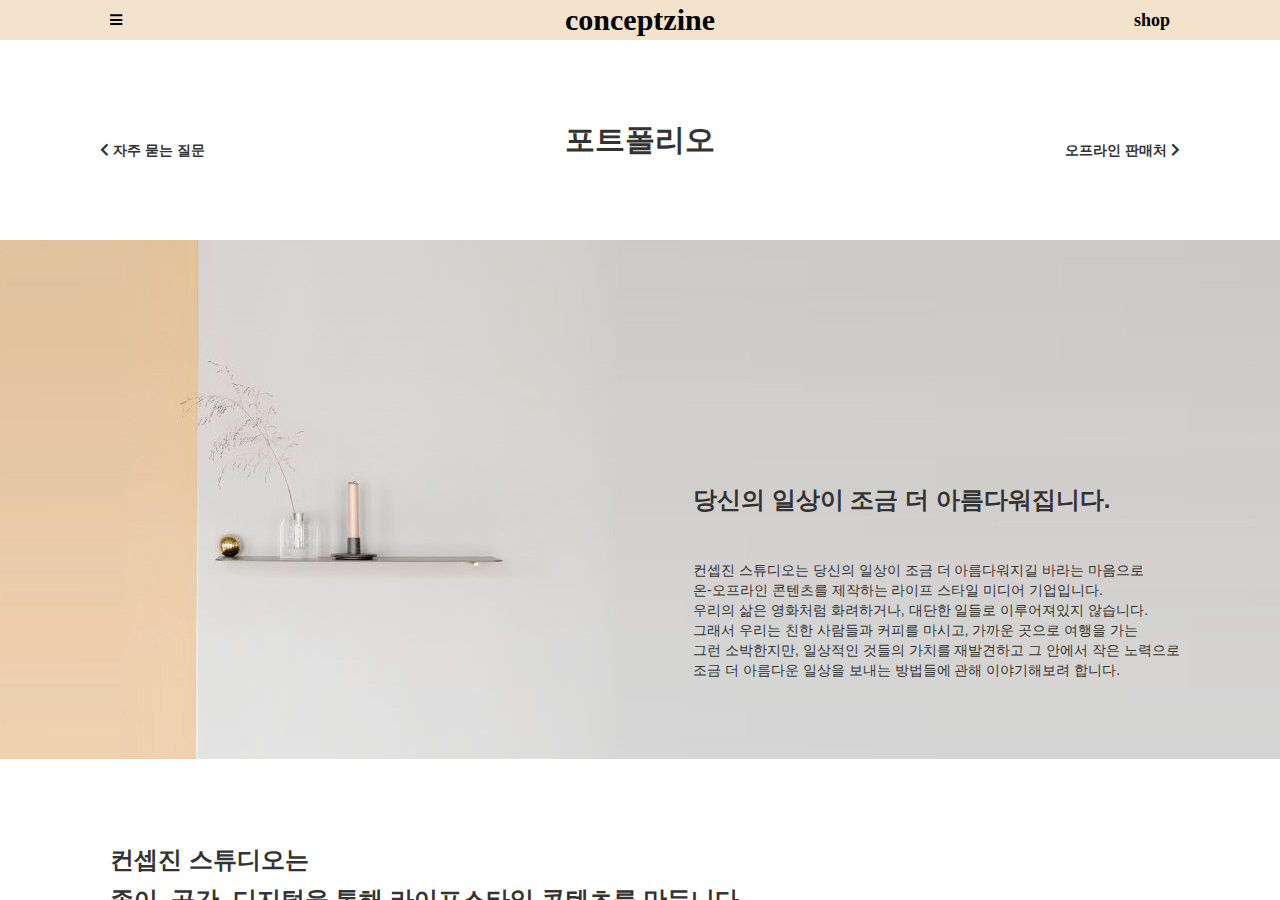
<file: conceptzine_portfolio.html>
<!DOCTYPE html>
<html lang="en">

<head>
    <meta charset="UTF-8">

    <title>포트폴리오</title>
    <link rel="stylesheet" href="css/all.css">
    <link rel="stylesheet" href="css/reset.css">
    <link rel="stylesheet" href="css/common.css">
    <link rel="stylesheet" href="css/conceptzine_portfolio_style.css">


</head>

<body>
    <input type="checkbox" id="nav">
    <div class="wrap">
        <div class="nav">

            <label for="nav"><i class="fas fa-times"></i></label>

            <div class="menu About">
                <h3>About</h3>
                <ul>
                    <li><a href="conceptzine_portfolio.html">포트폴리오</a></li>
                    <li><a href="conceptzine_offlineStore.html">오프라인 판매처</a></li>
                </ul>
            </div>
            <div class="menu Story">
                <h3>Story</h3>
                <ul>
                    <li><a href="conceptzine_conceptday_main.html">컨셉데이</a></li>
                    <li><a href="conceptzine_envyHouse.html">탐나는일상</a></li>
                </ul>
            </div>
            <div class="menu Shop">
                <h3>Shop</h3>
                <ul>
                    <li><a href="conceptzine_shop_main.html">컨셉진</a></li>
                    <li><a href="conceptzine_shop_things.html">컨셉띵스</a></li>
                </ul>
            </div>
            <div class="menu LogIn">
                <h3>Log in</h3>
                <ul>
                    <li>로그인 / 회원가입</li>
                    <li>마이페이지</li>
                </ul>
            </div>
            <div class="snsIcon">
                <a href="https://www.facebook.com/conceptzine.co.kr" target="_blank"><i class="fab fa-facebook-square"></i></a>
                <a href="https://www.instagram.com/conceptzine_official/" target="_blank"><i class="fab fa-instagram"></i></a>
                <a href="https://blog.naver.com/conceptzine_" target="_blank"><img src="img/blog.png" alt=""></a>
                <a href="https://post.naver.com/my.nhn?memberNo=33834813" target="_blank"><img src="img/post.png" alt=""></a>
            </div>
        </div>

        <div class="page">

            <div class="hdrWrap">
                <div class="hdr">
                    <div class="menu"><label for="nav"><i class="fas fa-bars"></i></label></div>
                    <div class="logo"><a href="index.html">conceptzine</a></div>
                    <div class="shop"><a href="conceptzine_shop_main.html">shop</a></div>
                </div>
            </div>

            <div class="titleWrap">
                <div class="title">
                    <h2>포트폴리오</h2>
                    <div class="navWrap">
                        <div class="sub left"><br><i class="fas fa-chevron-left"></i> 자주 묻는 질문</div>
                        <div class="sub right"><br><a href="conceptzine_offlineStore.html">오프라인 판매처 <i class="fas fa-chevron-right"></i></a></div>
                    </div>
                </div>
            </div>

            <div class="banner">
                <div class="artWrap">
                    <div class="article">
                        <h3>당신의 일상이 조금 더 아름다워집니다.</h3>
                        <p>컨셉진 스튜디오는 당신의 일상이 조금 더 아름다워지길 바라는 마음으로<br>
                            온-오프라인 콘텐츠를 제작하는 라이프 스타일 미디어 기업입니다.<br>
                            우리의 삶은 영화처럼 화려하거나, 대단한 일들로 이루어져있지 않습니다.<br>
                            그래서 우리는 친한 사람들과 커피를 마시고, 가까운 곳으로 여행을 가는<br>
                            그런 소박한지만, 일상적인 것들의 가치를 재발견하고 그 안에서 작은 노력으로<br>
                            조금 더 아름다운 일상을 보내는 방법들에 관해 이야기해보려 합니다.
                        </p>
                    </div>
                </div>
            </div>


            <div class="asideWrap">
                <div class="aside">
                    <h2>컨셉진 스튜디오는<br>
                        종이, 공간, 디지털을 통해 라이프스타일 콘텐츠를 만듭니다.</h2>
                </div>
            </div>


            <div class="content">
                <div class="header">
                    <h3>PAPER</h3>
                </div>
                <div class="section">
                    <div class="article">
                        <div class="image">
                            <img src="img/sub01_fortpolio/img/conceptzine.jpg" alt="">
                        </div>
                        <h4><b>컨셉진</b> ( 2012~ )</h4>
                        <p>
                            <b>컨셉진 스튜디오는 전통적인 종이 매거진을 만듭니다.</b><br>
                            컨셉진은 지루한 일상에 영감을 주기 위한 월간 라이프스타일 매거진입니다.<br>
                            매달 한 번쯤 생각해볼 만한 주제를 질문으로 평범한 사람들의 인터뷰, 산책,<br>
                            문화, 여행, 연애 등의 이야기를 담고 있습니다.
                        </p>
                    </div>
                    <div class="article">
                        <div class="image">
                            <img src="img/sub01_fortpolio/img/intake.jpg" alt="">
                        </div>
                        <h4><b>intake volume.01-02</b> ( 2016 / with INTAKE )</h4>
                        <p>
                            <b>건강과 라이프스타일, 그리고 식품을 생각합니다.</b><br>
                            인테이크 매거진은 브랜드와 어울리는 라이프스타일을<br>
                            함께 소개하며,다양한 이야기로 구성되어 있습니다.
                        </p>
                    </div>
                </div>
            </div>

            <div class="content">
                <div class="header">
                    <h3>DIGITAL CONTNETS</h3>
                </div>
                <div class="section">
                    <div class="article">
                        <img src="img/sub01_fortpolio/img/inniMagazine.jpg" alt="">
                    </div>
                    <div class="article">
                        <h4><b>MAGAZINE INNI</b> ( 2012~ / with innisfree )</h4>
                        <p>
                            <b>어떤 매거진이니? 이니스프리의 모든 이야기</b><br>
                            이니스프리가 추구하는 제주, 그린, 진정성의 가치를 통해 고객들과 소통하는<br>
                            매거진입니다. 2주에 한 번씩 이니스프리의 이야기를 웹과모바일에서 편하게<br>
                            읽을 수 있도록 제작하였습니다.
                        </p>
                    </div>
                </div>
            </div>

            <div class="content">
                <div class="header">
                    <h3>PLACE</h3>
                </div>
                <div class="section">
                    <div class="article">
                        <img src="img/sub01_fortpolio/img/lifeFactory.jpg" alt="라이프팩토리">
                    </div>
                    <div class="article">
                        <h4><b>라이프팩토리(편집샵)</b> ( 2015 ~ 2016 )</h4>
                        <p>
                            <b>컨셉진 스튜디오는 공간을 발행합니다.</b><br>
                            우리는 가게 문을 열고 들어오는 행위가 곧 표지를 넘어 매거진을 읽는 행위와<br>
                            같다고 생각했습니다. 매거진이 꼭 종이가 아닌 공간자체가 될 수도 있다는<br>
                            생각으로 시작하게 된 공간, 라이프 팩토리입니다.
                        </p>
                    </div>
                </div>
            </div>

            <div class="content">
                <div class="header">
                    <h3>PARTNERS</h3>
                </div>
                <div class="section">
                    <img src="img/sub01_fortpolio/img/partner.jpg" alt="">
                </div>
            </div>

            <div class="footerWrap">
                <div class="footer">
                    <h6>Copyrightⓒ 2019. Conceptzine All Rights Reserved.</h6>
                </div>
            </div>
        </div>
    </div>
</body>

</html>
</file>
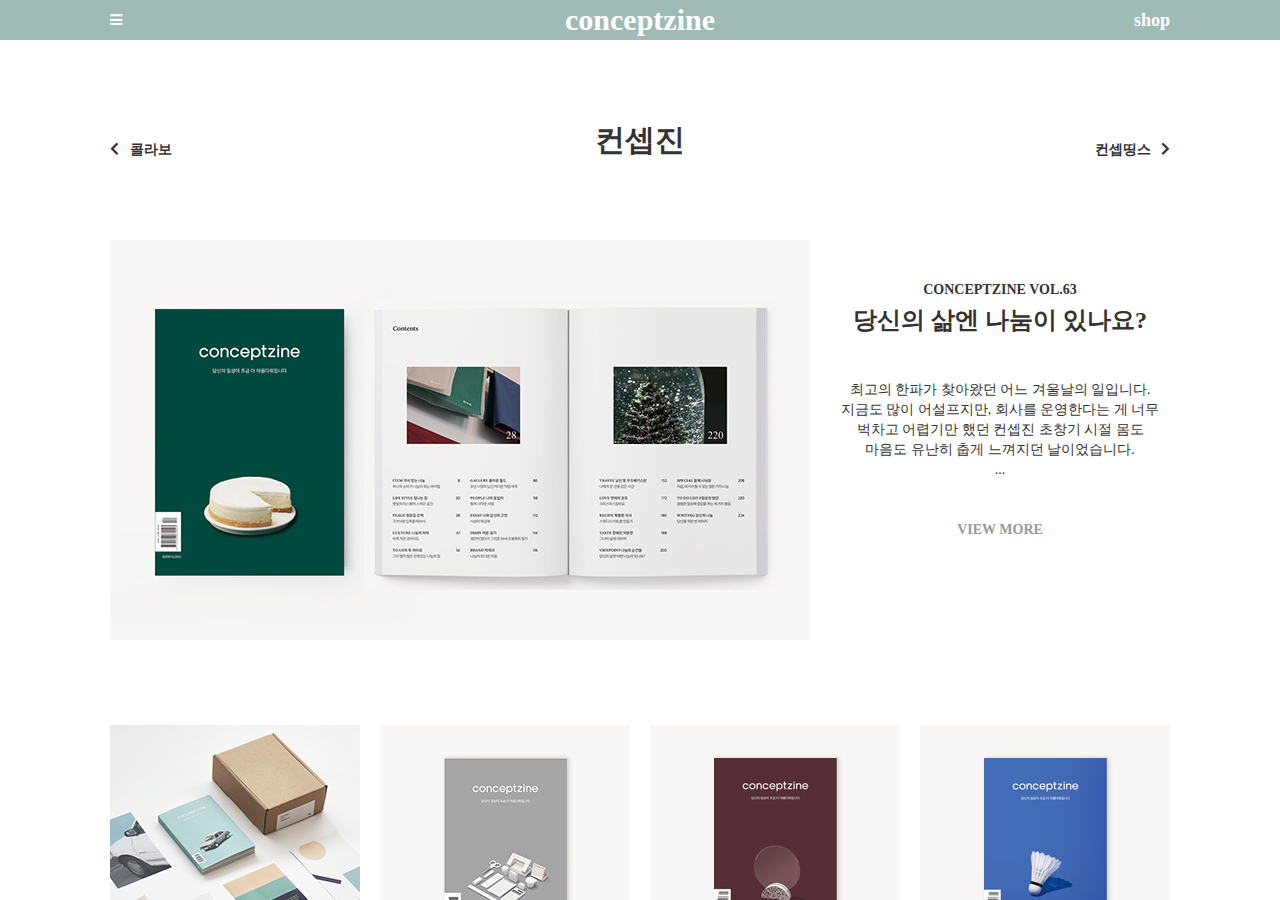
<file: conceptzine_shop_main.html>
<!DOCTYPE html>
<html lang="en">

<head>
    <meta charset="UTF-8">
    <title>컨셉진 Shop</title>
    <link rel="stylesheet" href="css/all.css">
    <link rel="stylesheet" href="css/reset.css">
    <link rel="stylesheet" href="css/common.css">
    <link rel="stylesheet" href="css/conceptzine_shop_main_style.css">
</head>

<body>
    <input type="checkbox" id="nav">
    <div class="wrap">
        <div class="nav">

            <label for="nav"><i class="fas fa-times"></i></label>

            <div class="menu About">
                <h3>About</h3>
                <ul>
                    <li><a href="conceptzine_portfolio.html">포트폴리오</a></li>
                    <li><a href="conceptzine_offlineStore.html">오프라인 판매처</a></li>
                </ul>
            </div>
            <div class="menu Story">
                <h3>Story</h3>
                <ul>
                    <li><a href="conceptzine_conceptday_main.html">컨셉데이</a></li>
                    <li><a href="conceptzine_envyHouse.html">탐나는 일상</a></li>
                </ul>
            </div>
            <div class="menu Shop">
                <h3>Shop</h3>
                <ul>
                    <li><a href="conceptzine_shop_main.html">컨셉진</a></li>
                    <li><a href="conceptzine_shop_things.html">컨셉띵스</a></li>
                </ul>
            </div>
            <div class="menu LogIn">
                <h3>Log in</h3>
                <ul>
                    <li>로그인 / 회원가입</li>
                    <li>마이페이지</li>
                </ul>
            </div>
            <div class="snsIcon">
                <a href="https://www.facebook.com/conceptzine.co.kr" target="_blank"><i class="fab fa-facebook-square"></i></a>
                <a href="https://www.instagram.com/conceptzine_official/" target="_blank"><i class="fab fa-instagram"></i></a>
                <a href="https://blog.naver.com/conceptzine_" target="_blank"><img src="img/blog.png" alt=""></a>
                <a href="https://post.naver.com/my.nhn?memberNo=33834813" target="_blank"><img src="img/post.png" alt=""></a>
            </div>
        </div>

        <div class="page">
            <div class="hdrWrap">
                <div class="hdr">
                    <div class="menu"><label for="nav"><i class="fas fa-bars"></i></label></div>
                    <div class="logo"><a href="index.html">conceptzine</a></div>
                    <div class="shop"><a href="conceptzine_shop_main.html">shop</a></div>
                </div>
            </div>
            <div class="content">
                <div class="header">
                    <h1>컨셉진</h1>
                    <div class="btn">
                        <div class="sub left"><i class="fas fa-chevron-left"></i>&nbsp;&nbsp;&nbsp;콜라보</div>
                        <div class="sub right"><a href="conceptzine_shop_things.html">컨셉띵스&nbsp;&nbsp;&nbsp;<i class="fas fa-chevron-right"></i></a></div>
                    </div>
                </div>
                <div class="section sc1">
                    <div class="images"><img src="img/sub06_conceptzine/img/conceptzine01.jpg" alt="메인"></div>
                    <div class="segment">
                        <h4>CONCEPTZINE VOL.63</h4>
                        <h2>당신의 삶엔 나눔이 있나요?</h2>
                        <p>
                            최고의 한파가 찾아왔던 어느 겨울날의 일입니다.<br>
                            지금도 많이 어설프지만, 회사를 운영한다는 게 너무<br>
                            벅차고 어렵기만 했던 컨셉진 초창기 시절 몸도<br>
                            마음도 유난히 춥게 느껴지던 날이었습니다.<br>
                            ...<br>
                        </p>
                        <h5><a href="conceptzine_vol63_page.html">VIEW MORE</a></h5>
                    </div>
                </div>
                <div class="section sc2">
                    <div class="article">
                        <div class="images"><img src="img/sub06_conceptzine/img/thumbnail/membership.jpg" alt="정기구독"></div>
                        <div class="segment">
                            <h3 class="membership">정기구독 6개월</h3>
                            <h4>36,000원</h4>
                        </div>
                    </div>
                    <div class="article">
                        <div class="images"><img src="img/sub06_conceptzine/img/thumbnail/vol.62.jpg" alt="62호"></div>
                        <div class="segment">
                            <h3>vol.62</h3>
                            <h4>6,000원</h4>
                        </div>
                    </div>
                    <div class="article">
                        <div class="images"><img src="img/sub06_conceptzine/img/thumbnail/vol.61.jpg" alt="61호"></div>
                        <div class="segment">
                            <h3>vol.61</h3>
                            <h4>6,000원</h4>
                        </div>
                    </div>
                    <div class="article">
                        <div class="images"><img src="img/sub06_conceptzine/img/thumbnail/vol.60.jpg" alt="60호"></div>
                        <div class="segment">
                            <h3>vol.60</h3>
                            <h4>5,000원</h4>
                        </div>
                    </div>
                    <div class="article">
                        <div class="images"><img src="img/sub06_conceptzine/img/thumbnail/vol.59.jpg" alt="59호"></div>
                        <div class="segment">
                            <h3>vol.59</h3>
                            <h4>5,000원</h4>
                        </div>
                    </div>
                    <div class="article">
                        <div class="images"><img src="img/sub06_conceptzine/img/thumbnail/vol.58.jpg" alt="58호"></div>
                        <div class="segment">
                            <h3>vol.58</h3>
                            <h4>5,000원</h4>
                        </div>
                    </div>
                    <div class="article">
                        <div class="images"><img src="img/sub06_conceptzine/img/thumbnail/vol.57.jpg" alt="57호"></div>
                        <div class="segment">
                            <h3>vol.57</h3>
                            <h4>5,000원</h4>
                        </div>
                    </div>
                    <div class="article">
                        <div class="images"><img src="img/sub06_conceptzine/img/thumbnail/vol.56.jpg" alt="56호"></div>
                        <div class="segment">
                            <h3>vol.56</h3>
                            <h4>5,000원</h4>
                        </div>
                    </div>
                </div>
                <ul class="pagenation">
                    <li>1</li>
                    <li>2</li>
                    <li>3</li>
                    <li>4</li>
                </ul>
            </div>
            <div class="footer">
                <h6>copyright&copy;2019. Conceptzine All Right Reserved.</h6>
            </div>
        </div>
    </div>
</body>

</html>
</file>
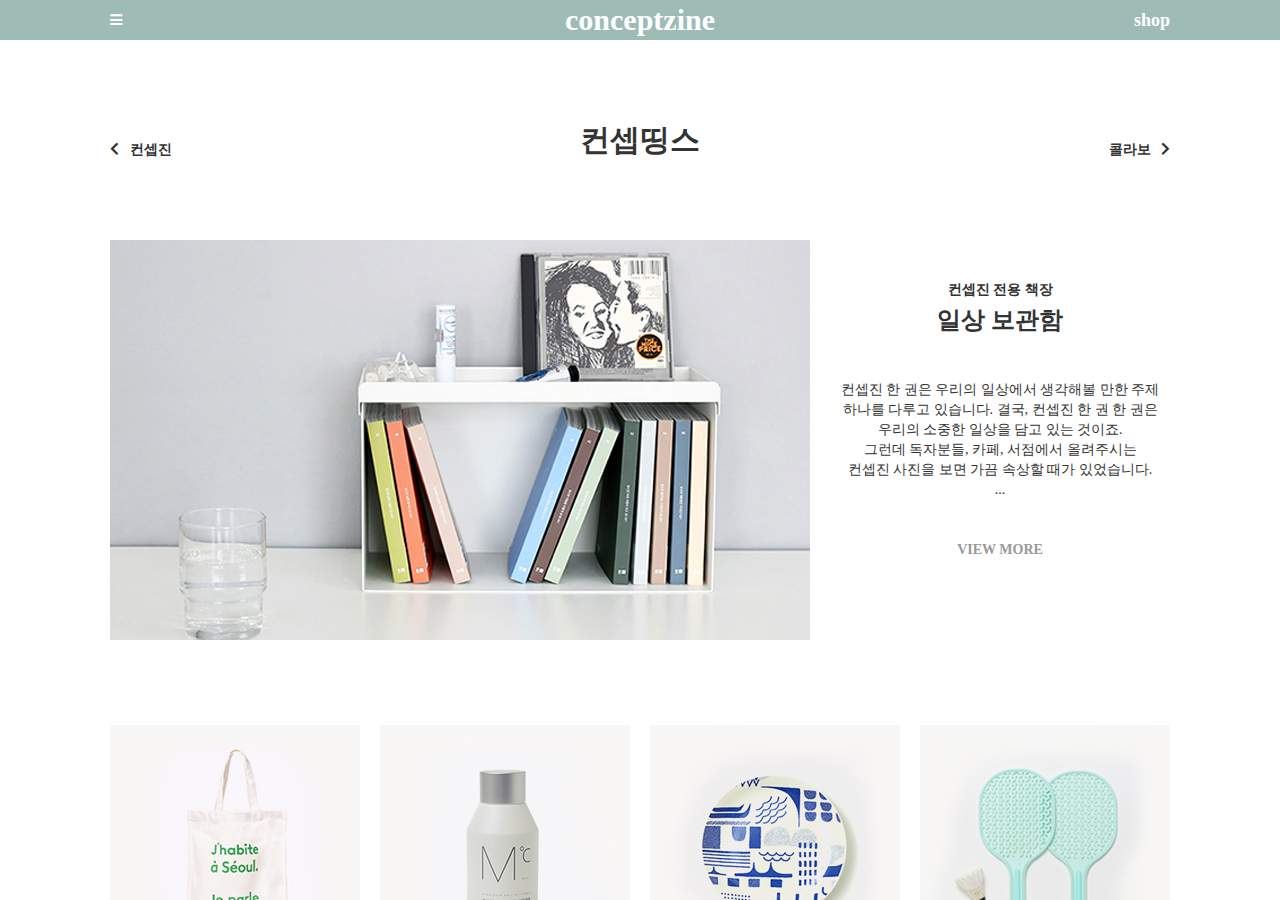
<file: conceptzine_shop_things.html>
<!DOCTYPE html>
<html lang="en">

<head>
    <meta charset="UTF-8">
    <title>컨셉띵스</title>
    <link rel="stylesheet" href="css/all.css">
    <link rel="stylesheet" href="css/reset.css">
    <link rel="stylesheet" href="css/common.css">
    <link rel="stylesheet" href="css/conceptzine_shop_things_style.css">
</head>

<body>
    <input type="checkbox" id="nav">
    <div class="wrap">
        <div class="nav">
            <label for="nav"><i class="fas fa-times"></i></label>
            <div class="menu About">
                <h3>About</h3>
                <ul>
                    <li><a href="conceptzine_portfolio.html">포트폴리오</a></li>
                    <li><a href="conceptzine_offlineStore.html">오프라인 판매처</a></li>
                </ul>
            </div>
            <div class="menu Story">
                <h3>Story</h3>
                <ul>
                    <li><a href="conceptzine_conceptday_main.html">컨셉데이</a></li>
                    <li><a href="conceptzine_envyHouse.html">탐나는 일상</a></li>
                </ul>
            </div>
            <div class="menu Shop">
                <h3>Shop</h3>
                <ul>
                    <li><a href="conceptzine_shop_main.html">컨셉진</a></li>
                    <li><a href="conceptzine_shop_things.html">컨셉띵스</a></li>
                </ul>
            </div>
            <div class="menu LogIn">
                <h3>Log in</h3>
                <ul>
                    <li>로그인 / 회원가입</li>
                    <li>마이페이지</li>
                </ul>
            </div>
            <div class="snsIcon">
                <a href="https://www.facebook.com/conceptzine.co.kr" target="_blank"><i class="fab fa-facebook-square"></i></a>
                <a href="https://www.instagram.com/conceptzine_official/" target="_blank"><i class="fab fa-instagram"></i></a>
                <a href="https://blog.naver.com/conceptzine_" target="_blank"><img src="img/blog.png" alt=""></a>
                <a href="https://post.naver.com/my.nhn?memberNo=33834813" target="_blank"><img src="img/post.png" alt=""></a>
            </div>
        </div>
        <div class="page">
            <div class="hdrWrap">
                <div class="hdr">
                    <div class="menu"><label for="nav"><i class="fas fa-bars"></i></label></div>
                    <div class="logo"><a href="index.html">conceptzine</a></div>
                    <div class="shop"><a href="conceptzine_shop_main.html">shop</a></div>
                </div>
            </div>
            <div class="content">
                <div class="header">
                    <h1>컨셉띵스</h1>
                    <div class="btn">
                        <div class="sub left"><a href="conceptzine_shop_main.html"><i class="fas fa-chevron-left"></i>&nbsp;&nbsp;&nbsp;컨셉진</a></div>
                        <div class="sub right">콜라보&nbsp;&nbsp;&nbsp;<i class="fas fa-chevron-right"></i></div>
                    </div>
                </div>

                <div class="section sc1">
                    <div class="images"><img src="img/sub07_concepttings/img/concepttings_main.jpg" alt="메인"></div>
                    <div class="segment">
                        <h4>컨셉진 전용 책장</h4>
                        <h2>일상 보관함</h2>
                        <p>
                            컨셉진 한 권은 우리의 일상에서 생각해볼 만한 주제<br>
                            하나를 다루고 있습니다. 결국, 컨셉진 한 권 한 권은<br>
                            우리의 소중한 일상을 담고 있는 것이죠.<br>
                            그런데 독자분들, 카페, 서점에서 올려주시는<br>
                            컨셉진 사진을 보면 가끔 속상할 때가 있었습니다.<br>
                            ...
                        </p>
                        <h5>VIEW MORE</h5>
                    </div>
                </div>
                <div class="section sc2">
                    <div class="article">
                        <div class="images"><img src="img/sub07_concepttings/img/concepttings_56.jpg" alt="빛나는 나눔 세트"></div>
                        <div class="segment">
                            <h3>빛나는 나눔 세트</h3>
                            <h4>18,000원</h4>
                        </div>
                    </div>
                    <div class="article">
                        <div class="images"><img src="img/sub07_concepttings/img/concepttings_57.jpg" alt="가벼운 아침 세트"></div>
                        <div class="segment">
                            <h3>가벼운 아침 세트</h3>
                            <h4>21,900원</h4>
                        </div>
                    </div>
                    <div class="article">
                        <div class="images"><img src="img/sub07_concepttings/img/concepttings_58.jpg" alt="피부를 위한 응원 세트"></div>
                        <div class="segment">
                            <h3>피부를 위한 응원 세트</h3>
                            <h4>41,000원</h4>
                        </div>
                    </div>
                    <div class="article">
                        <div class="images"><img src="img/sub07_concepttings/img/concepttings_59.jpg" alt="가뿐한 서브 세트"></div>
                        <div class="segment">
                            <h3>가뿐한 서브 세트</h3>
                            <h4>28,000원</h4>
                        </div>
                    </div>
                    <div class="article">
                        <div class="images"><img src="img/sub07_concepttings/img/concepttings_60.jpg" alt="청량한 한잔 세트"></div>
                        <div class="segment">
                            <h3>청량한 한잔 세트</h3>
                            <h4>18,000원</h4>
                        </div>
                    </div>
                    <div class="article">
                        <div class="images"><img src="img/sub07_concepttings/img/concepttings_61.jpg" alt="담는 즐거움 세트"></div>
                        <div class="segment">
                            <h3>담는 즐거움 세트</h3>
                            <h4>16,000원</h4>
                        </div>
                    </div>
                    <div class="article">
                        <div class="images"><img src="img/sub07_concepttings/img/concepttings_62.jpg" alt="간편한 관리 세트"></div>
                        <div class="segment">
                            <h3>간편한 관리 세트</h3>
                            <h4>26,000원</h4>
                        </div>
                    </div>
                    <div class="article">
                        <div class="images"><img src="img/sub07_concepttings/img/concepttings_63.jpg" alt="경쾌한 외출 세트"></div>
                        <div class="segment">
                            <h3>경쾌한 외출 세트</h3>
                            <h4>30,000원</h4>
                        </div>
                    </div>
                </div>
                <ul class="pagenation">
                    <li>1</li>
                    <li>2</li>
                    <li>3</li>
                    <li>4</li>
                </ul>
            </div>
            <div class="footer">
                <h6>copyright&copy;2019. Conceptzine All Right Reserved.</h6>
            </div>
        </div>
    </div>
</body>

</html>
</file>
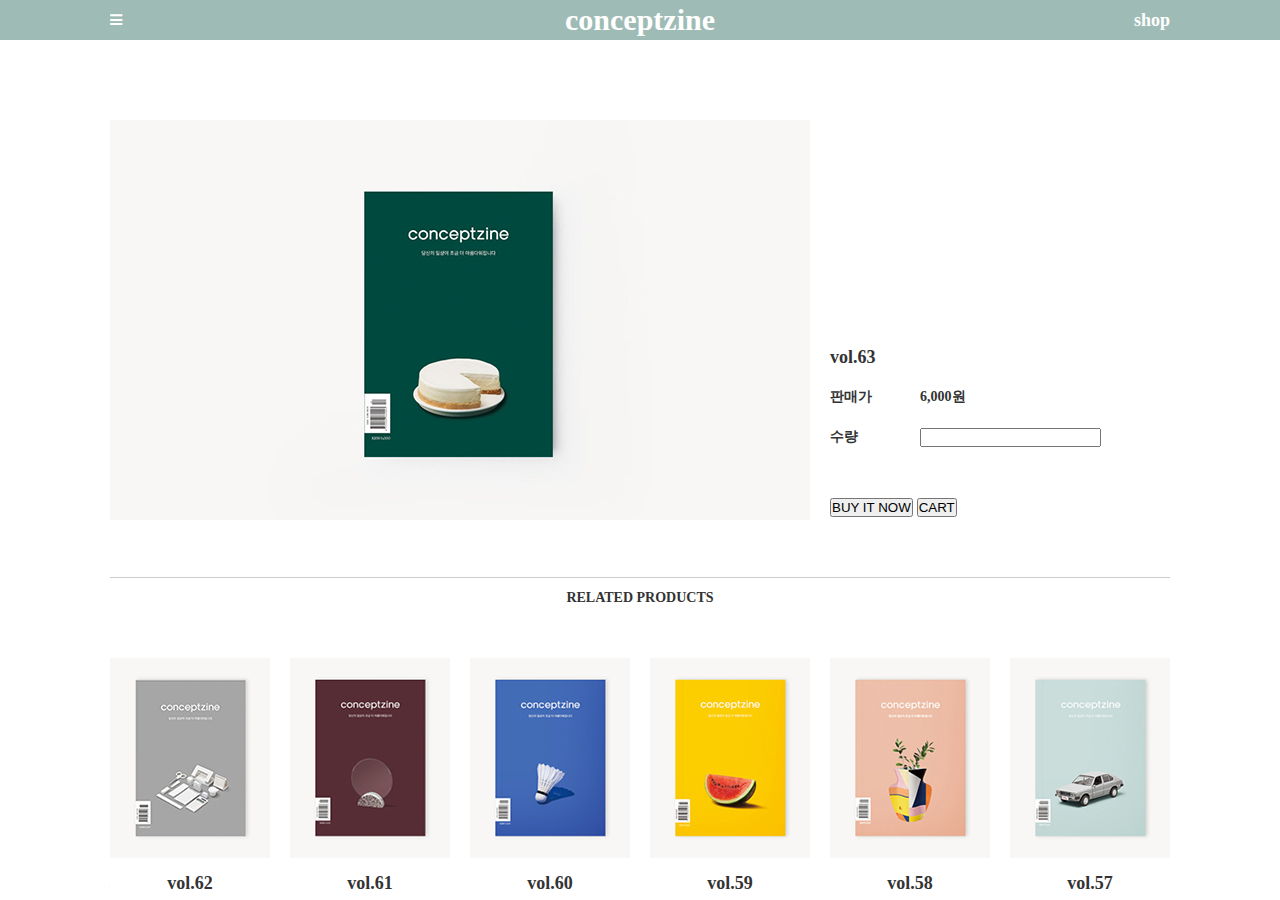
<file: conceptzine_vol63_page.html>
<!DOCTYPE html>
<html lang="en">

<head>
    <meta charset="UTF-8">
    <title>conceptzine_vol63</title>
    <link rel="stylesheet" href="css/all.css">
    <link rel="stylesheet" href="css/reset.css">
    <link rel="stylesheet" href="css/common.css">
    <link rel="stylesheet" href="css/conceptzine_vol63_page_style.css">
</head>

<body>
    <input type="checkbox" id="nav">
    <div class="wrap">
        <div class="nav">
            <label for="nav"><i class="fas fa-times"></i></label>
            <div class="menu About">
                <h3>About</h3>
                <ul>
                    <li><a href="conceptzine_portfolio.html">포트폴리오</a></li>
                    <li><a href="conceptzine_offlineStore.html">오프라인 판매처</a></li>
                </ul>
            </div>
            <div class="menu Story">
                <h3>Story</h3>
                <ul>
                    <li><a href="conceptzine_conceptday_main.html">컨셉데이</a></li>
                    <li><a href="conceptzine_envyHouse.html">탐나는 일상</a></li>
                </ul>
            </div>
            <div class="menu Shop">
                <h3>Shop</h3>
                <ul>
                    <li><a href="conceptzine_shop_main.html">컨셉진</a></li>
                    <li><a href="conceptzine_shop_things.html">컨셉띵스</a></li>
                </ul>
            </div>
            <div class="menu LogIn">
                <h3>Log in</h3>
                <ul>
                    <li>로그인 / 회원가입</li>
                    <li>마이페이지</li>
                </ul>
            </div>
            <div class="snsIcon">
                <a href="https://www.facebook.com/conceptzine.co.kr" target="_blank"><i class="fab fa-facebook-square"></i></a>
                <a href="https://www.instagram.com/conceptzine_official/" target="_blank"><i class="fab fa-instagram"></i></a>
                <a href="https://blog.naver.com/conceptzine_" target="_blank"><img src="img/blog.png" alt=""></a>
                <a href="https://post.naver.com/my.nhn?memberNo=33834813" target="_blank"><img src="img/post.png" alt=""></a>
            </div>
        </div>
        <div class="page">
            <div class="hdrWrap">
                <div class="hdr">
                    <div class="menu"><label for="nav"><i class="fas fa-bars"></i></label></div>
                    <div class="logo"><a href="index.html">conceptzine</a></div>
                    <div class="shop"><a href="conceptzine_shop_main.html">shop</a></div>
                </div>
            </div>
            <div class="content">
                <div class="section sc1">
                    <div class="img"><img src="img/sub06_conceptzine/img/vol63_page/vol63.jpg" alt="vol63"></div>
                    <div class="article">
                        <h2>vol.63</h2>
                        <div class="price">
                            <h3>판매가</h3>
                            <p>6,000원</p>
                        </div>
                        <div class="number">
                            <h3>수량</h3>
                            <p><input type="number"></p>
                        </div>
                        <div class="btn">
                            <button>BUY IT NOW</button>
                            <button>CART</button>
                        </div>
                    </div>
                </div>
                <div class="section sc2">
                    <div class="heading">RELATED PRODUCTS</div>
                    <div class="article">
                        <div class="segment seg1">
                            <img src="img/sub06_conceptzine/img/vol63_page/related01.jpg" alt="">
                            <h2>vol.62</h2>
                            <p>6,000원</p>
                        </div>
                        <div class="segment seg2">
                            <img src="img/sub06_conceptzine/img/vol63_page/related02.jpg" alt="">
                            <h2>vol.61</h2>
                            <p>6,000원</p>
                        </div>
                        <div class="segment seg3">
                            <img src="img/sub06_conceptzine/img/vol63_page/related03.jpg" alt="">
                            <h2>vol.60</h2>
                            <p>5,000원</p>
                        </div>
                        <div class="segment seg4">
                            <img src="img/sub06_conceptzine/img/vol63_page/related04.jpg" alt="">
                            <h2>vol.59</h2>
                            <p>5,000원</p>
                        </div>
                        <div class="segment seg5">
                            <img src="img/sub06_conceptzine/img/vol63_page/related05.jpg" alt="">
                            <h2>vol.58</h2>
                            <p>5,000원</p>
                        </div>
                        <div class="segment seg6">
                            <img src="img/sub06_conceptzine/img/vol63_page/related06.jpg" alt="">
                            <h2>vol.57</h2>
                            <p>5,000원</p>
                        </div>
                    </div>
                </div>
                <div class="section sc3">
                    <div class="heading">EDITOR'S LETTER</div>
                    <div class="article">
                        <h2>vol.63</h2>
                        <h3>당신의 삶엔 나눔이 있나요?</h3>
                        <p>
                            최고의 한파가 찾아왔던 어느 겨울날의 일입니다.<br>
                            지금도 많이 어설프지만, 회사를 운영한다는 게 너무 벅차고 어렵기만 했던 컨셉진 초창기 시절, 몸도 마음도 유난히 춥게 느껴지던 날이었습니다.<br>
                            무거운 몸을 억지로 이끌고 나와 김재진 대표와 함께 출근하던 길에 보도블록 바닥에 박스 하나 깔고 앉아서 실내화를 팔고 계신 할머니를 발견했습니다.<br>
                            ‘오늘만큼은 그냥 쉬시지, 영하 18도인데….’ 하며 안타까운 마음이 들었지만, 그것도 잠시뿐…. 저는 평소처럼 그냥 지나치려 했습니다.<br>
                            부끄럽게도 그때 저희의 통장에는 5만 원이 전부였거든요. 그런데 그날은 왠지 그럴 수가 없었습니다.<br>
                            저 실내화를 몇 개라도 사드리면 할머니께서 오늘은 좀 더 일찍 들어가실 수 있겠다는 생각이 들었기 때문이었죠.<br>
                            그런데 그때 김재진 대표가 제게 “통장에 5만 원이 있나, 3만 원이 있나 뭐가 다르겠어.”라고 말하더라고요. 둘 다 웃음을 터뜨렸습니다.<br>
                            그 말을 듣고 곧장 근처에 있는 ATM기에 가서 2만 원을 찾아와 할머니의 실내화 6개를 구매했습니다.<br>
                            내일은 더 추우니 절대 나오지 마시라는 당부의 말과 함께요.
                        </p>
                        <br>
                        <p>
                            지금 돌아보면 저희가 그때 나눈 것은 물질이 아니었다고 생각합니다. 없는 살림에도 누군가에게 전하고 싶었던 저희의 마음이었죠.<br>
                            매서운 한파와 매정한 무관심 속에서 잠시나마 따뜻한 벽이 되어드리고 싶었던 마음,<br>
                            ‘그래, 세상은 아직 살 만한 곳이야.’라는 생각을 안겨드리고 싶었던 마음, 그런 것들 말이에요.<br>
                            그리고 이 마음을 행동으로 옮길 수 있었던 건, 저희도 누군가로부터 그런 따뜻한 나눔을 받고 싶었기 때문일지도 모르겠습니다.
                        </p>
                        <br>
                        <p>
                            우리는 흔히 ‘나는 가진 게 없어서 나눌 것도 없다.’고 생각합니다. ‘무언가를 가졌다’는 걸 돈으로만 생각하기 때문이죠.<br>
                            이번 호 컨셉진에서는 다양한 형태의 나눔에 관해 이야기합니다.<br>
                            내가 입지 않고 묵혀둔 옷, 시력이 맞지 많아 더 이상 쓸 수 없는 안경, 나의 시각과 머리카락, 혹은 나의 영어 실력, 심지어 내가 걷는 걸음까지….<br>
                            이렇게 소소한 것들도 모두 나눔이 될 수 있다고 말합니다. 결국, 우리 모두 나눌 것이 있다고 말하는 것이죠.<br>
                            여러분은 어떤가요? 여러분의 삶엔 나눔이 있나요?
                        </p>
                        <h4><b>편집장</b> 김경희</h4>
                    </div>
                </div>
                <div class="section sc4">
                    <div class="heading">CONTENTS</div>
                    <div class="article">
                        <div class="segment seg1">
                            <h3>ITEM</h3>
                            <p>
                                가치 있는 나눔<br>
                                하나의 소비가 나눔이 되는 아이템
                            </p>
                        </div>
                        <br>
                        <div class="segment seg2">
                            <h3>LIFE STYLE</h3>
                            <p>
                                탐나는 집<br>
                                햇빛의 따스함이 스며든 공간
                            </p>
                        </div>
                        <br>
                        <div class="segment seg3">
                            <h3>PLACE</h3>
                            <p>
                                청운동 산책<br>
                                고즈넉한 길목을 따라서
                            </p>
                        </div>
                        <br>
                        <div class="segment seg4">
                            <h3>CULTURE</h3>
                            <p>
                                나눔의 미학<br>
                                비록 작은 것이라도
                            </p>
                        </div>
                        <br>
                        <div class="segment seg5">
                            <h3>TO LIFE</h3>
                            <p>
                                투 라이프<br>
                                그리 멀지 않은 곳에 있는 나눔의 일
                            </p>
                        </div>
                        <br>
                        <div class="segment seg6">
                            <h3>GALLERY</h3>
                            <p>
                                클라운 월드<br>
                                유년 시절이 남긴 커다란 작업 세계
                            </p>
                        </div>
                        <br>
                        <div class="segment seg7">
                            <h3>PEOPLE</h3>
                            <p>
                                나의 동업자<br>
                                함께 시작한 사업
                            </p>
                        </div>
                        <br>
                        <div class="segment seg8">
                            <h3>ESSAY</h3>
                            <p>
                                나와 당신의 고민<br>
                                식성이 뭐길래
                            </p>
                        </div>
                        <br>
                        <div class="segment seg9">
                            <h3>DIARY</h3>
                            <p>
                                어른 일기<br>
                                생전의 엄마가 그리운 54세 조병옥의 일기
                            </p>
                        </div>
                        <br>
                        <div class="segment seg10">
                            <h3>BRAND</h3>
                            <p>
                                빅워크<br>
                                나눔의 또다른 이름
                            </p>
                        </div>
                        <br>
                        <div class="segment seg11">
                            <h3>TRAVER</h3>
                            <p>
                                낯선 땅 우즈베키스탄<br>
                                나에게 준 선물 같은 시간
                            </p>
                        </div>
                        <br>
                        <div class="segment seg12">
                            <h3>LOVE</h3>
                            <p>
                                연애의 온도<br>
                                크리스마스잖아요
                            </p>
                        </div>
                        <br>
                        <div class="segment seg13">
                            <h3>RECIPE</h3>
                            <p>
                                특별한 식사<br>
                                스웨디시 미트볼 만들기
                            </p>
                        </div>
                        <br>
                        <div class="segment seg14">
                            <h3>TASTE</h3>
                            <p>
                                전혜린 처방전<br>
                                그녀의 삶에 대하여
                            </p>
                        </div>
                        <br>
                        <div class="segment seg15">
                            <h3>VIEWPOINT</h3>
                            <p>
                                나눔의 순간들<br>
                                당신이 삶엔 어떤 나눔이 있나요?
                            </p>
                        </div>
                        <br>
                        <div class="segment seg16">
                            <h3>SPECIAL</h3>
                            <p>
                                함께 나눠요<br>
                                지금, 여기서 할 수 있는 열한 가지 나눔
                            </p>
                        </div>
                        <br>
                        <div class="segment seg17">
                            <h3>TO DO LIST</h3>
                            <p>
                                #일상의 영감<br>
                                평범한 일상에 영감을 주는 세 가지 행동
                            </p>
                        </div>
                        <br>
                        <div class="segment seg18">
                            <h3>WRITING</h3>
                            <p>
                                당신의 나눔<br>
                                당신을 위한 빈 페이지
                            </p>
                        </div>
                    </div>
                    <div class="img">
                        <div><img src="img/sub06_conceptzine/img/vol63_page/contentsPage01.jpg" alt=""></div>
                        <div><img src="img/sub06_conceptzine/img/vol63_page/contentsPage02.jpg" alt=""></div>
                        <div><img src="img/sub06_conceptzine/img/vol63_page/contentsPage03.jpg" alt=""></div>
                        <div><img src="img/sub06_conceptzine/img/vol63_page/contentsPage04.jpg" alt=""></div>
                        <div><img src="img/sub06_conceptzine/img/vol63_page/contentsPage05.jpg" alt=""></div>
                        <div><img src="img/sub06_conceptzine/img/vol63_page/contentsPage06.jpg" alt=""></div>
                        <div><img src="img/sub06_conceptzine/img/vol63_page/contentsPage07.jpg" alt=""></div>
                        <div><img src="img/sub06_conceptzine/img/vol63_page/contentsPage08.jpg" alt=""></div>
                        <div><img src="img/sub06_conceptzine/img/vol63_page/contentsPage09.jpg" alt=""></div>
                        <div><img src="img/sub06_conceptzine/img/vol63_page/contentsPage10.jpg" alt=""></div>
                        <div><img src="img/sub06_conceptzine/img/vol63_page/contentsPage11.jpg" alt=""></div>
                        <div><img src="img/sub06_conceptzine/img/vol63_page/contentsPage12.jpg" alt=""></div>
                        <div><img src="img/sub06_conceptzine/img/vol63_page/contentsPage13.jpg" alt=""></div>
                        <div><img src="img/sub06_conceptzine/img/vol63_page/contentsPage14.jpg" alt=""></div>
                        <div><img src="img/sub06_conceptzine/img/vol63_page/contentsPage15.jpg" alt=""></div>
                        <div><img src="img/sub06_conceptzine/img/vol63_page/contentsPage16.jpg" alt=""></div>
                        <div><img src="img/sub06_conceptzine/img/vol63_page/contentsPage17.jpg" alt=""></div>
                        <div><img src="img/sub06_conceptzine/img/vol63_page/contentsPage18.jpg" alt=""></div>
                        <div><img src="img/sub06_conceptzine/img/vol63_page/contentsPage19.jpg" alt=""></div>
                    </div>
                </div>
            </div>
            <div class="footer">
                <h6>copyright&copy;2019. Conceptzine All Right Reserved.</h6>
            </div>
        </div>
    </div>
</body>

</html>
</file>
<file: css/common.css>
* {
    margin: 0;
    padding: 0;
    list-style: none;
}

input#nav {
    display: none;
}

div.wrap {
    width: calc(100vw + 370px);
    height: 100vh;
    margin-left: -370px;
    transition: all 1s;
}

input:checked + div.wrap {
    margin-left: 0;
}

div.wrap > .nav {
    float: left;
    background-color: #fff;
    width: 370px;
    height: 100vh;
}

div.wrap > .page {
    float: left;
    width: 100vw;
    height: 100vh;
    overflow-y: auto;
}

div.wrap > .page:after {
    display: block;
    content: '';
    width: 100%;
    height: 0%;
    position: absolute;
    top: 0;
    background-color: rgba(0, 0, 0, 0.8);
    transition: all 0.3s;
}

input:checked + div.wrap > .page:after {
    height: 100%;
}

div.nav {
    width: 370px;
    padding: 35px;
    height: 100vh;
}

div.nav > label {
    font-size: 18px;
    color: #333;
    cursor: pointer;
}

div.nav > .menu {
    margin: 20px 0;
    width: 300px;
    border-bottom: 1px solid #ccc;
}

div.nav > .LogIn {
    border-bottom: 0;
}

div.nav > .menu > h3 {
    font-weight: bold;
    font-size: 18px;
    font-family: 'Calibri';
    line-height: 40px;
    color: #333;
}

div.nav > .menu > ul {
    padding-bottom: 25px;
}

div.nav > .menu > ul > li {
    font-size: 14px;
    font-family: '함초롬돋움';
    line-height: 30px;
    color: #333;
}

div.nav > .snsIcon {
    font-size: 40px;
    color: #333;
}

div.hdrWrap {}

div.hdrWrap > .hdr {
    width: 1060px;
    overflow: hidden;
    line-height: 40px;
    /*로고를 중앙정렬해주기 위해 부모에다가 꼭 써주어야 하는 부분(2)_아래2개*/
    margin: 0 auto;
    position: relative;
}

div.hdrWrap > .hdr > .menu {
    float: left;
}

div.hdrWrap > .hdr > .menu > label {
    cursor: pointer;
}

div.hdrWrap > .hdr > .logo {
    text-align: center;
    width: 160px;
    font-size: 30px;
    font-weight: bold;
    font-family: 'calibri';
    /*로고를 중앙정렬해주기 위해 부모에다가 꼭 써주어야 하는 부분(1)_아래3개*/
    margin: 0 auto;
    position: absolute;
    left: 0;
    right: 0;
}

div.hdrWrap > .hdr > .shop {
    font-size: 18px;
    font-weight: bold;
    text-align: right;
    float: right;
    font-family: 'Calibri', '함초롬돋움';
}


div.footer {
    width: 1060px;
    margin: 0 auto;
    border-top: 1px solid #999;
}

div.footer > h6 {
    text-align: left;
    line-height: 40px;
    font-family: 'Calibri', '함초롬돋움';
    color: #999;
}
</file>
<file: css/conceptzine_main_style.css>
/*conceptzine_main_style.csss*/

div.hdrWrap{
color: #000;
}
div.hdrWrap>.hdr{
border-bottom: 1px solid #ccc;
}


div.banner {
    background-image: url(../img/index_main/img/cake.jpg);
    background-size: cover;
    background-position: center;
}

div.banner > .artWrap {
    width: 1080px;
    margin: 0 auto;
    overflow: hidden;
    padding: 200px 190px;
}

div.banner > .artWrap > .article {
    float: left;
}

div.banner > .artWrap > .art01 {
    width: 430px;
    margin: 0 auto;
    margin-right: 20px;
    color: #fff;
    padding: 30px 0;
    text-shadow: 2px 2px 2px #999;
    font-family: 'adobe 명조 std';
}

div.banner > .artWrap > .art01 > h3 {
    font-weight: bold;
    font-family: 'adobe 명조 std';
    font-size: 18px;
    text-align: center;
}

div.banner > .artWrap > .art01 > p {
    font-weight: bold;
    font-size: 24px;
    text-align: center;
    line-height: 80px;
}

div.banner > .artWrap > .art01 > button {
    background: transparent;
    border: 1px solid #fff;
    display: block;
    /*블럭요소로 만들어주기 위해 사용*/

    font-weight: bold;
    font-family: 'calibri';
    font-size: 14px;
    line-height: 40px;

    padding: 0 38px;
    width: 160px;
    margin: 0 auto;
    margin-top: 20px;

    color: #fff;
    text-shadow: 2px 2px 2px #999;
}

div.banner > .artWrap > .article > img {
    padding: 0 38px;
}



div.hdrWrap {
    background-color: #fff;
}

div.hdrWrap > .hdr {
    width: 1060px;
    overflow: hidden;
    /*로고를 중앙정렬해주기 위해 부모에다가 꼭 써주어야 하는 부분(2)_아래2개*/
    margin: 0 auto;
    position: relative;
    border-bottom: 1px solid #ccc;
}

div.hdrWrap > .hdr > .menu {
    float: left;
    line-height: 40px;
}

div.hdrWrap > .hdr > .menu > label {
    cursor: pointer;
}

div.hdrWrap > .hdr > .logo {

    text-align: center;
    width: 160px;
    line-height: 40px;

    font-size: 30px;
    font-weight: bold;
    font-family: 'calibri';

    /*로고를 중앙정렬해주기 위해 부모에다가 꼭 써주어야 하는 부분(1)_아래3개*/
    margin: 0 auto;
    position: absolute;
    left: 0;
    right: 0;

}

div.hdrWrap > .hdr > .shop {
    float: right;
    line-height: 40px;

    font-size: 18px;
    font-weight: bold;
    font-family: 'calibri';
    text-align: right;
}

div.asideWrap {}

div.asideWrap > .aside {
    width: 1080px;
    margin: 0 auto;
    /*margin 주니까 중앙으로 옴*/
    padding: 20px 0;
    margin-top: 60px;
}

div.asideWrap > .aside > h2 {
    line-height: 40px;
    font-size: 18px;
    text-align: center;
    font-family: 'adobe 명조 std';
    color: #666;
}

div.asideWrap > .aside > h2 > b {
    font-size: 24px;
    font-family: 'adobe 명조 std';
}

div.con01 {
    padding: 80px 0;
}

div.con01 > .section {
    width: 1080px;
    margin: 0 auto;
    padding: 0 10px;
}

div.con01 > .section {
    overflow: hidden;
}

div.con01 > .section > .article {
    float: left;
}

div.con01 > .section > .article:nth-child(1) ~ * {
    margin-left: 74px;
}

div.con01 > .section > .article > img {}

div.con01 > .section > .article > h4 {
    font-weight: bold;
    font-size: 18px;
    line-height: 80px;
    text-align: center;
}

div.con01 > .section > .article > p {
    text-align: center;
}



div.con02 {
    padding: 80px 0;
}

div.con02 > .section {
    width: 1080px;
    margin: 0 auto;
    overflow: hidden;
}

div.con02 > .section > .articleWrap {
    float: left;
    overflow: hidden;
    margin: 0 10px;
}

div.con02 > .section > .articleWrap > .article {
    float: left;
}

div.con02 > .section > .articleWrap > .art02 {
    width: 250px;
    margin: 0 auto;
    padding: 40px 0;
}

div.con02 > .section > .articleWrap > .article > img {}

div.con02 > .section > .articleWrap > .art02 > h4 {
    font-weight: bold;
    font-size: 18px;
    line-height: 40px;
    text-align: center;
}

div.con02 > .section > .articleWrap > .art02 > p {
    text-align: center;
    height: 80px;
    padding: 20px 0;
}
</file>
<file: css/conceptzine_conceptday_detailPage.css>
/*conceptday_detailPage.css*/
/*header*/
div.hdrWrap {
    background-color: rgb(51 51 102);
    color: #fff;
}

/*content*/
div.content{}
div.content>.detail{
    width: 700px; margin: 0 auto;
}
div.content>.detail>.header{
    margin: 80px auto;
    font-size: 30px;
    font-weight: bold;
}
div.content>.detail>.header>h2{text-align: center;}
div.content>.detail>.main{}
div.content>.detail>.main>.article{
    overflow: hidden;
}
div.content>.detail>.main>.article>.editor{
    float: left; font-family: "calibri", sans-serif;
}
div.content>.detail>.main>.article>.date{
    float: right; font-family: "calibri", sans-serif;
}
div.content>.detail>.main>.mainImg{}
div.content>.detail>.main>.title{

}
div.content>.detail>.main>.title>h3{
    font-size: 24px;
    font-weight: bold;
    line-height: 40px;
    text-align: center;
}
div.content>.detail>.main>.seg{
    line-height: 30px;
    margin: 40px auto 0;
    text-align: center;
}
div.content>.detail>.main>.segm{
    padding: 20px 0;
    font-weight: bold;
    text-align: center;
}

div.content>.map{
    width: 1060px; margin: 80px auto;
    overflow: hidden;
}
div.content>.map>.img{
    float: left;
}
div.content>.map>.seg{
    float: left;
    margin-left: 20px;
    line-height: 40px;
}
div.content>.kakaoWrap{
    padding: 80px 0;
}
div.content>.kakaoWrap>.kakao{
    background-color: rgb(248 247 245);
    width: 1080px;
    height: 160px;
    margin: 0 auto;
    position: relative;
}

div.content>.kakaoWrap>.kakao>a {
    display: block;
    width: 100%;
    height: 100%;
    position: absolute;
    top: 0;
    left: 0;
}

div.content>.kakaoWrap>.kakao>.article {
    margin: 40px 0;
    overflow: hidden;
}

div.content>.kakaoWrap>.kakao>.article.img {
    margin: 65px 0 65px 280px;
    float: left;
    width: 160px;
}

div.content>.kakaoWrap>.kakao>.article.seg {
    float: right;
    line-height: 40px;
    width: 340px;
    height: 80px;
    text-align: left;
    margin-left: 10px;
    margin-right: 280px;
}

div.content>.content.other {
    margin: 80px auto;
    width: 1080px;
    font-weight: bold;
}

div.content>.other>.header {
    line-height: 40px;
    text-align: left;
    color: #333;
}

div.content>.other>.section {
    overflow: hidden
}

div.content>.other>.section>.article {
    float: left;
    margin: 0 10px 0 10px;
}

div.content>.other>.section>.article>.img {
    width: 160px;
    height: 160px;
}

div.content>.other>.section>.article>.seg {
    margin: 20px 0 20px;
    text-align: left;
    line-height: 20px;
}

div.content>.other>.section>.article>.seg.title {
    font-family: "calibri", sans-serif;
}

div.content>.other>.section>.article>.seg.sub {}
</file>
<file: css/conceptzine_conceptday_main.css>
/*conceptday_main.css*/

/*header*/

div.hdrWrap{
    background-color: rgb(51 51 102);
    color: #fff;}

/*content*/
div.content{}


/*title*/
div.content>.titleWrap{
    width: 1080px;
    margin: 80px auto;
}
div.content>.titleWrap>.title{}
div.content>.titleWrap>.title>h2{
    font-size: 30px;
    font-weight: bold;
    line-height: 40px;
    text-align: center;
}
div.content>.titleWrap>.title>.navWrap{
    font-weight: bold;
    line-height: 20px;
    overflow: hidden;
    margin-top: -20px;
}
div.content>.titleWrap>.title>.navWrap>.left{
    float: left;
}
div.content>.titleWrap>.title>.navWrap>.right{
    float: right;
}


/*section*/
div.content>.section{
    width: 1080px;
    margin: 80px auto;
    overflow: hidden;
}

div.content>.section>.leftArea{
    text-align: center;
    float: left;
}
div.content>.section>.leftArea>.main{}

div.content>.section>.leftArea>.main>.image{
   width: 520px;
}
div.content>.section>.leftArea>.main>h3{
    font-weight: bold;
    font-size: 24px;

    line-height: 80px;
}
div.content>.section>.leftArea>.main>p{
    height: 80px;
}
div.content>.section>.leftArea>.more{
    margin-top: 40px;
    color: #999;
    font-weight: bold;
}
div.content>.section>.leftArea>.more>.seg{
    color: #999;
    height: 80px;
}



div.content>.section>.rightArea{
   width: 540px;

    float: right;
}
div.content>.section>.rightArea>.artWrap{
    overflow: hidden;
}
div.content>.section>.rightArea>.artWrap>.article{
     float: left;
    margin: 0 10px;
    width: 160px;


}
div.content>.section>.rightArea>.artWrap>.article:nth-child(3)~*{
    margin-top: 40px;
}
div.content>.section>.rightArea>.artWrap>.article>.images{
    height: 160px;


}
div.content>.section>.rightArea>.artWrap>.article>.images>img{


}
div.content>.section>.rightArea>.artWrap>.article>h4{
    margin-top: 20px;
    font-weight: bold;
}
div.content>.section>.rightArea>.artWrap>.article>h5{
    margin-bottom: 20px;
    font-weight: bold;}
div.content>.section>.rightArea>.artWrap>.article>p{
    height: 80px;}


div.content>.section>.rightArea>.more{


    padding: 40px 0;


}
div.content>.section>.rightArea>.more>ul{
    overflow: hidden;

     width: 100px;
     margin: 0 auto;

}
div.content>.section>.rightArea>.more>ul>li{
    float: left;
    font-weight: bold;
    width: 20px;
    text-align: center;

}
div.content>.section>.rightArea>.more>ul>li:nth-child(1)~*{
    color: #999;
}
</file>
<file: css/conceptzine_envyHouse_style.css>
/* conceptzine_envyHouse_style.css */
div.hdrWrap{
    background-color: rgb(51 51 102);
    color: #fff;}
/*content*/
div.content{width: 1080px; margin: 0 auto;}
div.content>.header{
    padding-top: 80px;
}
div.content>.header>h2{
    font-size: 30px; font-weight: bold;
    line-height: 40px; text-align: center;
}
div.content>.section{
    margin: 80px auto;
}
div.content>.section>.editor{
    width: 790px; margin: 0 auto;
}
div.content>.section>.editor>li{
    font-family: "calibri", sans-serif; font-weight: bold;
    font-size: 18px;
}
div.content>.section>.editor>p{
    line-height: 40px;
}
div.content>.section>.leftPic{
    width: 790px; margin: 0 auto;
    position: relative;
}
div.content>.section>.leftPic:nth-child(2)~*{margin-top: 40px;}
div.content>.section>.leftPic>.pic{}
div.content>.section>.leftPic>.txt{
    width: 340px;
    position: absolute;
    bottom: 10px; right: 0;
}
div.content>.section>.leftPic>.txt>h3{
    font-weight: bold;
}
div.content>.section>.leftPic>.txt>p{
    margin-top: 20px;
    line-height: 30px;
}
div.content>.section>.twinPic{
    width: 880px; margin: 0 auto;
    overflow: hidden;}
div.content>.section>.twinPic>.pic{
}
div.content>.section>.twinPic>.p1{
    float: left;
}
div.content>.section>.twinPic>.p2{
    float: left;
    margin-left: 20px;
}
div.content>.banner{
    width: 880px; margin: 0 auto;
    padding: 80px 0;
}
div.content>.banner>.bnrWrap{
    padding: 40px 0;
    background-color: #f8f7f5;
    text-align: center;
}
div.content>.banner>.bnrWrap>h4{
    font-weight: bold; text-decoration: underline;
}
div.content>.banner>.bnrWrap>p{
    width: 800px;
    margin: 20px auto 0;
    line-height: 30px;
}
div.content>.other{
    margin: 80px auto;
}
div.content>.other>h4{
    line-height: 40px;
}
div.content>.other>.articleWrap{
    overflow: hidden;
}
div.content>.other>.articleWrap>.article{
    float: left; margin-right: 20px;
    cursor: pointer;
}
div.content>.other>.articleWrap>.article>.img{}
div.content>.other>.articleWrap>.article>.seg{
    height: 80px; padding: 20px 0;
    text-align: center;
}
div.content>.other>.articleWrap>.article:hover .seg{
    font-weight: bold;
}
div.content>.walkWrap{padding-top: 80px;}
div.content>.walkWrap>.walk{
    cursor: pointer;
    padding: 80px 0; text-align: center;}
div.content>.walkWrap>.walk>.hdr{}
div.content>.walkWrap>.walk>.hdr>h3{
    line-height: 40px;
    font-weight: bold; font-size: 18px;
}
div.content>.walkWrap>.walk>.hdr>p{
    height: 80px; padding: 20px 0;
}
div.content>.walkWrap>.walk>.section{
    width: 880px; margin: 0 auto;
    position: relative;
}
div.content>.walkWrap>.walk>.section>.img{}
div.content>.walkWrap>.walk>.section>p{
    position: absolute;
    right: 0; line-height: 40px;
    color: #bbb;
}
div.content>.walkWrap>.walk:hover p{
    color: #000; font-weight: bold;
}
</file>
<file: css/conceptzine_offlineStore_style.css>
/*conceptzine_offlineStore_style.css*/

div.hdrWrap{
    background-color: #f3e2cc
}




div.titleWarp {}

div.titleWrap > .title {
    width: 1080px;
    margin: 80px auto;
}

div.titleWrap > .title > h2 {
    font-size: 30px;
    font-weight: bold;
    line-height: 40px;
    text-align: center;
}

div.titleWrap > .title > .navWrap {
    font-weight: bold;
    overflow: hidden;
    /*h2박스 아래에 nav박스가 있으니까, margin을 -줌으로써 글씨가 올라가게끔 / +를 주면 여백이 넓어져서 글씨가 아래로 내려간다.*/
    margin-top: -40px;
}

div.titleWrap > .title > .navWrap > .sub {
    line-height: 20px;
}

div.titleWrap > .title > .navWrap > .left {
    float: left;
}

div.titleWrap > .title > .navWrap > .right {
    float: right;
}



div.asideWrap{}
div.asideWrap>.aside{
    width: 1080px;
    margin: 0 auto;
}
div.asideWrap>.aside>h2{
    text-align: center;
    line-height: 40px;
    font-size: 18px;
    font-weight: bold;
}


div.content{
    padding: 80px 0;
}
div.content>.sec01{
    width: 1080px;
    margin: 0 auto;
    overflow: hidden;
}
div.content>.sec01>.article{
    float: left;
    width: 305px; 
}
div.content>.sec01>.article:nth-child(1)~*{
    margin-left: 55px;
}
div.content>.sec01>.article>h3{
    font-size: 18px;
    font-weight: bold;
    line-height: 80px;
    border-bottom: 8px solid #f0dbc1;
}
div.content>.sec01>.article>p{
    font-size: 14px;
    line-height: 40px;
    padding-top: 20px;
}
div.content>.sec01>.art03{}
div.content>.sec01>.art03>ul{
    overflow: hidden;
}
div.content>.sec01>.art03>ul>li{
    font-size: 14px;
    line-height: 40px;
    float: left;
}
div.content>.sec01>.art03>ul>li:nth-child(1)~*{
    margin-left: 55px;
}



div.content>.sec02{
    width: 1080px;
    margin: 40px auto 0;
}
div.content>.sec02>.header{}
div.content>.sec02>.header>h3{
    font-size: 18px;
    font-weight: bold;
    line-height: 80px;
    border-bottom: 8px solid #f0dbc1;
}
div.content>.sec02>.article{
    overflow: hidden;
    padding-top: 20px;
}
div.content>.sec02>.article>ul{
    float: left;
    width: 305px;
}
div.content>.sec02>.article>ul:nth-child(1)~*{
    margin-left: 55px;
}
div.content>.sec02>.article>ul>li{
    font-size: 14px;
    font-weight: normal;
    line-height: 40px;
    text-align: left;
}
div.content>.sec02>.art02{
    margin-top: 40px;
    padding-top: 40px;
    border-top: 1px solid #f0dbc1;
}
</file>
<file: css/conceptzine_portfolio_style.css>
/*conceptzine_portfolio_style.css*/
div.hdrWrap{
background-color: #f3e2cc;
color: #000;
}


div.titleWarp {}

div.titleWrap > .title {
    width: 1080px;
    margin: 80px auto;
}

div.titleWrap > .title > h2 {
    font-size: 30px;
    font-weight: bold;
    line-height: 40px;
    text-align: center;
}

div.titleWrap > .title > .navWrap {
    font-weight: bold;
    overflow: hidden;
    /*h2박스 아래에 nav박스가 있으니까, margin을 -줌으로써 글씨가 올라가게끔 / +를 주면 여백이 넓어져서 글씨가 아래로 내려간다.*/
    margin-top: -40px;

}

div.titleWrap > .title > .navWrap > .sub {
    line-height: 20px;
}

div.titleWrap > .title > .navWrap > .left {
    float: left;
}

div.titleWrap > .title > .navWrap > .right {
    float: right;
}




div.banner {
    background-image: url(../img/sub01_fortpolio/img/banner.jpg);
    background-size: cover;
    background-position: center;
    padding-top: 240px;
    padding-bottom: 80px;
}

div.banner > .artWrap {
    width: 1080px;
    margin: 0 auto;
    overflow: hidden;
}

div.banner > .artWrap > .article {
    float: right;
}

div.banner > .artWrap > .article > h3 {
    line-height: 40px;
    font-size: 24px;
    font-weight: bold;
    line-height: 40px;
}

div.banner > .artWrap > .article > p {
    margin-top: 40px;
    font-size: 14px;
    font-weight: normal;
}



div.asideWrap {}

div.asideWrap > .aside {
    width: 1080px;
    margin: 0 auto;
    padding: 20px auto;
    /*margin 주니까 중앙으로 옴*/
}
div.asideWrap > .aside > h2 {
    line-height: 40px;
    font-size: 24px;
    font-weight: bold;
    margin-left: 10px;
    margin-top: 80px;
}



div.content{
    padding: 80px 0;  
}
div.content>.header{
    width: 1080px;
    margin: 0 auto;
   
}
div.content>.header>h3{
    font-size: 24px;
    font-weight: bold;
    font-family: 'calibri';
    margin-left: 10px;
}
div.content>.section{
    width: 1080px;
    margin: 0 auto;
    margin-top: 40px;
    overflow: hidden;
}
div.content>.section>.article{
    float: left;
    margin-left: 10px;
    margin-right: 10px;
}
div.content>.section>.article>h4{
    line-height: 40px;
}
div.content>.section>.article>p{
    margin-top: 20px;
}
</file>
<file: css/conceptzine_shop_main_style.css>
div.hdrWrap {
    background-color: #9ebbb6;
    color: #fff;
}

div.page > .content {
    width: 1080px;
    margin: 0 auto;
}

div.page > .content > .header {
    margin-top: 80px;
    margin-bottom: 80px;
}

div.page > .content > .header > h1 {
    font-size: 30px;
    font-weight: bold;
    line-height: 40px;
    text-align: center;
    font-family: '함초롬돋움';
}

div.page > .content > .header > .btn {
    font-size: 14px;
    font-weight: bold;
    line-height: 20px;
    overflow: hidden;
    font-family: '함초롬돋움';
    color: #333;
    margin: -20px 10px 0;
}

div.page > .content > .header > .btn > .sub {
    line-height: 20px;
}

div.page > .content > .header > .btn > .left {
    float: left;
}

div.page > .content > .header > .btn > .right {
    float: right;
}

div.page > .content > .section {}

div.page > .content > .sc1 {
    overflow: hidden;
    margin-bottom: 80px;
}

div.page > .content > .sc1 > .images {
    float: left;
    margin: 0 10px;
}

div.page > .content > .sc1 > .segment {
    height: 400px;
    padding: 40px 0;
}

div.page > .content > .sc1 > .segment > h4 {
    font-size: 14px;
    font-weight: bold;
    text-align: center;
    line-height: 20px;
    font-family: 'Calibri';
}

div.page > .content > .sc1 > .segment > h2 {
    font-size: 24px;
    font-weight: bold;
    text-align: center;
    line-height: 40px;
    font-family: '함초롬돋움';
}

div.page > .content > .sc1 > .segment > p {
    font-size: 14px;
    text-align: center;
    line-height: 20px;
    padding: 40px 0;
    font-family: '함초롬돋움';
    color: #333;
}

div.page > .content > .sc1 > .segment > h5 {
    font-size: 14px;
    font-weight: bold;
    text-align: center;
    line-height: 20px;
    font-family: 'Calibri', '함초롬돋움';
    color: #999;
}

div.page > .content > .sc1 > .segment > h5:hover {
    color: #333;
}

div.page > .content > .sc2 {
    overflow: hidden;
}

div.page > .content > .sc2 > .article {
    float: left;
    margin: 0 10px;
    margin-bottom: 40px;
}

div.page > .content > .sc2 > .article > .images {
    width: 250px;
    height: 240px;
    background-color: #ccc;
}

div.page > .content > .sc2 > .article > .segment {}

div.page > .content > .sc2 > .article > .segment > h3 {
    font-size: 18px;
    font-weight: bold;
    text-align: left;
    line-height: 20px;
    font-family: 'Calibri', '함초롬돋움';
    padding-top: 20px;
}

div.page > .content > .sc2 > .article > .segment > h3.membership {
    font-size: 14px;
    font-family: '함초롬돋움';
}

div.page > .content > .sc2 > .article > .segment > h4 {
    font-size: 14px;
    font-weight: bold;
    text-align: left;
    line-height: 20px;
    font-family: '함초롬돋움';
    color: #333;
    padding-top: 20px;
}

div.page > .content > .pagenation {
    width: 80px;
    overflow: hidden;
    margin: 40px auto;
    text-align: center;
}

div.page > .content > .pagenation > li {
    width: 20px;
    font-size: 14px;
    font-weight: bold;
    line-height: 40px;
    float: left;
    font-family: 'Calibri', '함초롬돋움';
    color: #999;
    text-align: center;
}
</file>
<file: css/conceptzine_shop_things_style.css>
div.hdrWrap {
    background-color: #9ebbb6;
    color: #fff;
}

div.page > .content {
    width: 1080px;
    margin: 0 auto;
}

div.page > .content > .header {
    margin-top: 80px;
    margin-bottom: 80px;
}

div.page > .content > .header > h1 {
    font-size: 30px;
    font-weight: bold;
    line-height: 40px;
    text-align: center;
    font-family: '함초롬돋움';
}

div.page > .content > .header > .btn {
    font-size: 14px;
    font-weight: bold;
    line-height: 20px;
    overflow: hidden;
    font-family: '함초롬돋움';
    color: #333;
    margin: -20px 10px 0;
}

div.page > .content > .header > .btn > .sub {
    line-height: 20px;
}

div.page > .content > .header > .btn > .left {
    float: left;
}

div.page > .content > .header > .btn > .right {
    float: right;
}

div.page > .content > .section {}

div.page > .content > .sc1 {
    overflow: hidden;
    margin-bottom: 80px;
}

div.page > .content > .sc1 > .images {
    float: left;
    margin: 0 10px;
}

div.page > .content > .sc1 > .segment {
    height: 400px;
    padding: 40px 0;
}

div.page > .content > .sc1 > .segment > h4 {
    font-size: 14px;
    font-weight: bold;
    text-align: center;
    line-height: 20px;
    font-family: '함초롬돋움';
}

div.page > .content > .sc1 > .segment > h2 {
    font-size: 24px;
    font-weight: bold;
    text-align: center;
    line-height: 40px;
    font-family: '함초롬돋움';
}

div.page > .content > .sc1 > .segment > p {
    font-size: 14px;
    text-align: center;
    line-height: 20px;
    padding: 40px 0;
    font-family: '함초롬돋움';
    color: #333;
}

div.page > .content > .sc1 > .segment > h5 {
    font-size: 14px;
    font-weight: bold;
    text-align: center;
    line-height: 20px;
    font-family: 'Calibri', '함초롬돋움';
    color: #999;
}

div.page > .content > .sc1 > .segment > h5:hover {
    color: #333;
}

div.page > .content > .sc2 {
    overflow: hidden;
}

div.page > .content > .sc2 > .article {
    float: left;
    margin: 0 10px;
    margin-bottom: 40px;
}

div.page > .content > .sc2 > .article > .images {
    width: 250px;
    height: 240px;
    background-color: #ccc;
}

div.page > .content > .sc2 > .article > .segment {}

div.page > .content > .sc2 > .article > .segment > h3 {
    font-size: 14px;
    font-weight: bold;
    text-align: left;
    line-height: 20px;
    font-family: '함초롬돋움';
    padding-top: 20px;
}

div.page > .content > .sc2 > .article > .segment > h4 {
    font-size: 14px;
    font-weight: bold;
    text-align: left;
    line-height: 20px;
    font-family: '함초롬돋움';
    color: #333;
    padding-top: 20px;
}

div.page > .content > .pagenation {
    width: 80px;
    overflow: hidden;
    margin: 40px auto;
    text-align: center;
}

div.page > .content > .pagenation > li {
    width: 20px;
    font-size: 14px;
    font-weight: bold;
    line-height: 40px;
    float: left;
    font-family: 'Calibri', '함초롬돋움';
    color: #999;
    text-align: center;
}
</file>
<file: css/conceptzine_vol63_page_style.css>
div.hdrWrap {
    background-color: #9ebbb6;
    color: #fff;
}

div.sc1 {
    padding-top: 80px;
    width: 1080px;
    margin: 0 auto;
    overflow: hidden;
}

div.sc1 > * {
    float: left;
    margin: 0 10px;
}

div.sc1 > .img {
    width: 700px;
    height: 400px;
    background-color: #ccc;
}

div.sc1 > .article {
    width: 340px;
    padding-top: 217px;
}

div.sc1 > .article > h2 {
    font-weight: bold;
    font-size: 18px;
    font-family: 'Calibri';
    text-align: left;
    line-height: 40px;
}

div.sc1 > .article > .price {
    overflow: hidden;
}

div.sc1 > .article > .price > h3 {
    font-weight: bold;
    font-size: 14px;
    font-family: '함초롬돋움';
    text-align: left;
    float: left;
    line-height: 40px;
}

div.sc1 > .article > .price > p {
    font-weight: bold;
    font-size: 14px;
    font-family: '함초롬돋움';
    text-align: left;
    color: #333;
    float: left;
    line-height: 40px;
    margin-left: 48px;
}

div.sc1 > .article > .number {
    overflow: hidden;
}

div.sc1 > .article > .number > h3 {
    font-weight: bold;
    font-size: 14px;
    font-family: '함초롬돋움';
    text-align: left;
    float: left;
    line-height: 40px;
    margin-right: 62px;
}

div.sc1 > .article > .number > p {
    float: left;
    line-height: 40px;
}

div.sc1 > .article > .btn {
    height: 40px;
    margin-top: 40px;
}

div.sc2 {
    width: 1080px;
    margin: 0 auto;
}

div.sc2 > .heading {
    font-weight: bold;
    font-size: 14px;
    font-family: 'Calibri';
    text-align: center;
    line-height: 40px;
    width: 1060px;
    margin: 0 auto;
    border-top: 1px solid #ccc;
    margin-top: 40px;
    padding-bottom: 40px;
    color: #333;
}

div.sc2 > .article {
    overflow: hidden;
}

div.sc2 > .article > .segment {
    float: left;
    width: 160px;
    margin: 0 10px;
}

div.sc2 > .article > .segment > img {}

div.sc2 > .article > .segment > h2 {
    font-weight: bold;
    font-size: 18px;
    color: #333;
    line-height: 40px;
    text-align: center;
    font-family: 'Calibri';
}

div.sc2 > .article > .segment > p {
    font-weight: bold;
    font-size: 14px;
    color: #333;
    line-height: 20px;
    text-align: center;
    font-family: '함초롬돋움';
    padding-bottom: 20px;
}

div.sc3 {
    width: 1080px;
    margin: 0 auto;
}

div.sc3 > .heading {
    font-weight: bold;
    font-size: 14px;
    font-family: 'Calibri';
    text-align: center;
    line-height: 40px;
    width: 1060px;
    margin: 0 auto;
    border-top: 1px solid #ccc;
    margin-top: 40px;
    padding-bottom: 40px;
    color: #333;
}

div.sc3 > .article {
    margin: 0 10px;
}

div.sc3 > .article > h2 {
    text-align: left;
    font-weight: bold;
    font-size: 18px;
    font-family: 'Calibri';
    color: #333;
    line-height: 20px;
    margin-bottom: 20px;
}

div.sc3 > .article > h3 {
    text-align: left;
    font-weight: bold;
    font-size: 14px;
    font-family: '함초롬돋움';
    color: #333;
    line-height: 20px;
    margin-bottom: 20px;
}

div.sc3 > .article > p {
    text-align: left;
    font-size: 14px;
    font-family: '함초롬돋움';
    color: #333;
    line-height: 20px;
}

div.sc3 > .article > h4 {
    text-align: left;
    font-size: 14px;
    font-family: '함초롬돋움';
    color: #333;
    line-height: 20px;
    margin-top: 20px;
}

div.sc4 {
    width: 1080px;
    margin: 0 auto;
}

div.sc4 > .heading {
    font-weight: bold;
    font-size: 14px;
    font-family: 'Calibri';
    text-align: center;
    line-height: 40px;
    width: 1060px;
    margin: 0 auto;
    border-top: 1px solid #ccc;
    margin-top: 40px;
    padding-bottom: 40px;
    color: #333;
}

div.sc4 > .article {
    margin: 0 10px;
    padding-bottom: 40px;
}

div.sc4 > .article > .segment {}

div.sc4 > .article > .segment > h3 {
    font-weight: bold;
    font-size: 18px;
    text-align: left;
    font-family: 'Calibri';
    line-height: 20px;
    color: #333;
}

div.sc4 > .article > .segment > p {
    font-size: 14px;
    text-align: left;
    font-family: '함초롬돋움';
    line-height: 20px;
    color: #333;
}

div.sc4 > .img {
    text-align: center;
}

div.sc4 > .img > div {
    margin: 20px 0;
}
</file>
